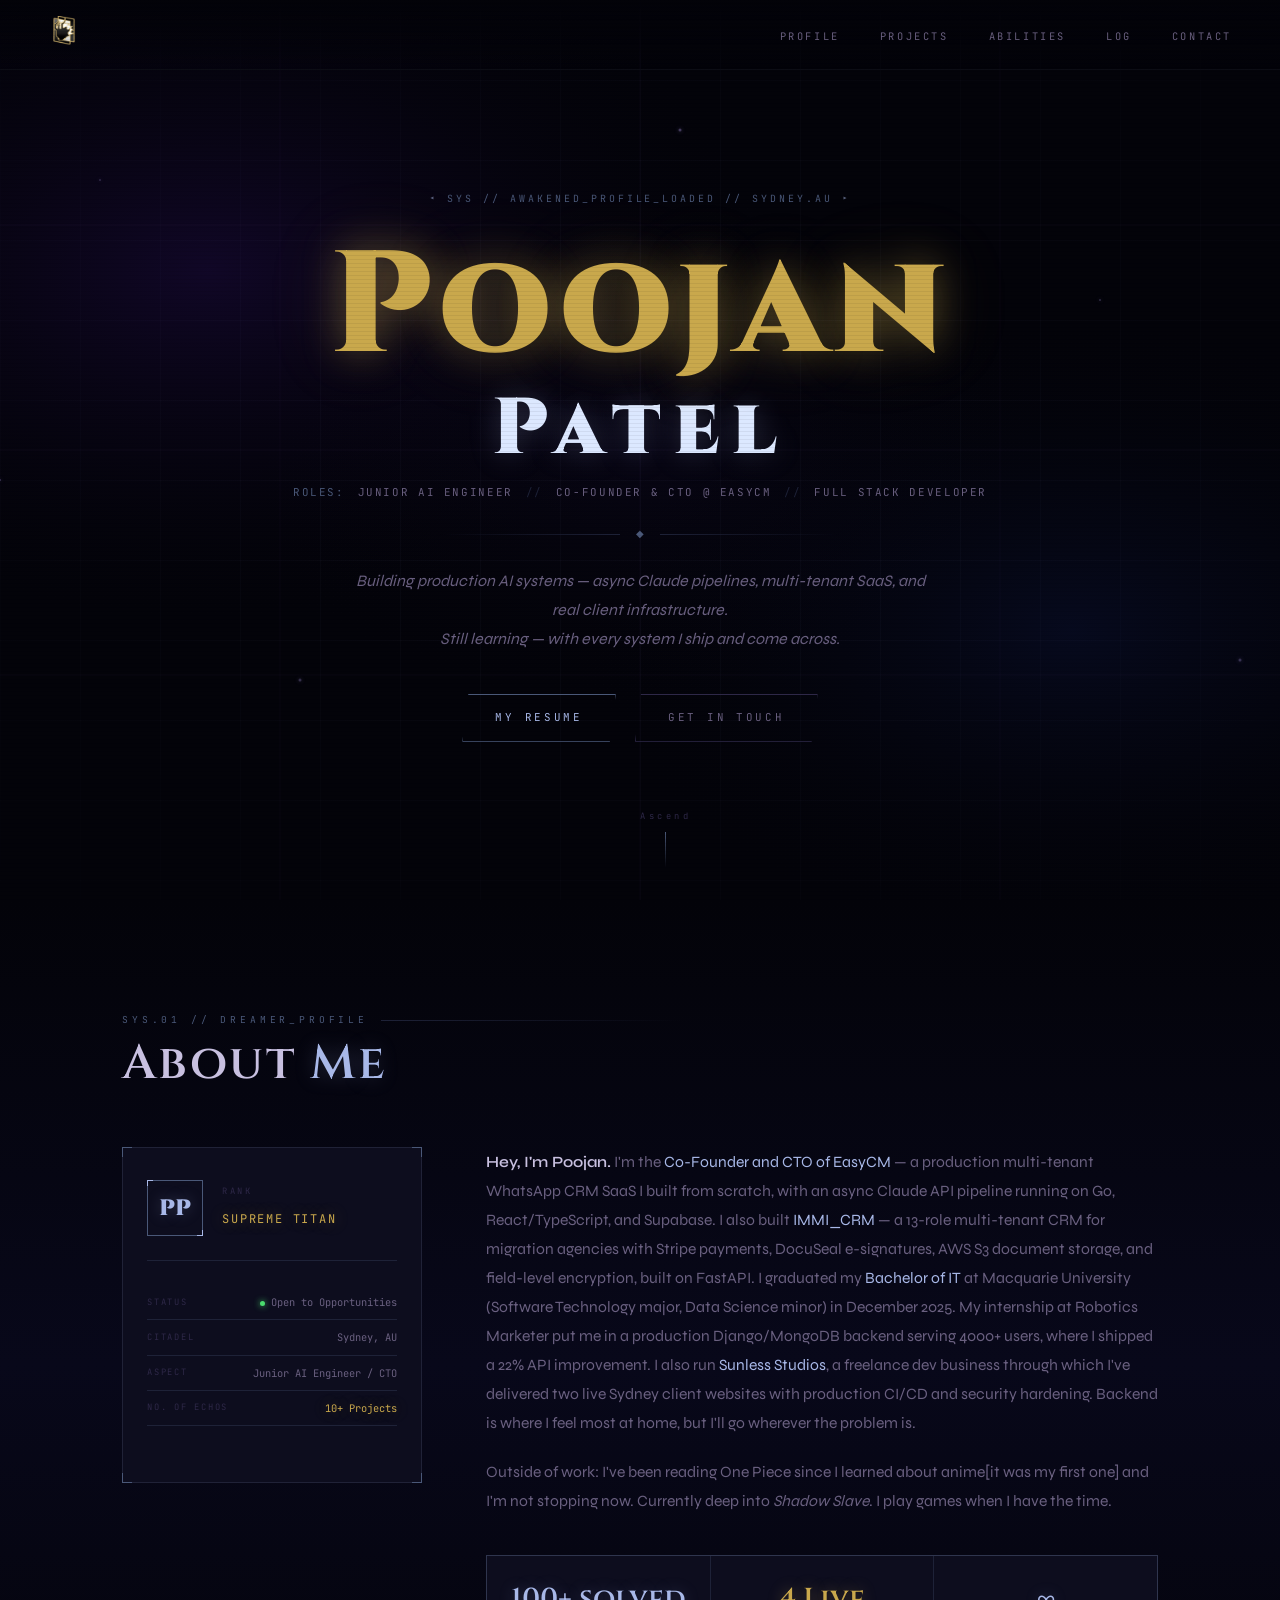
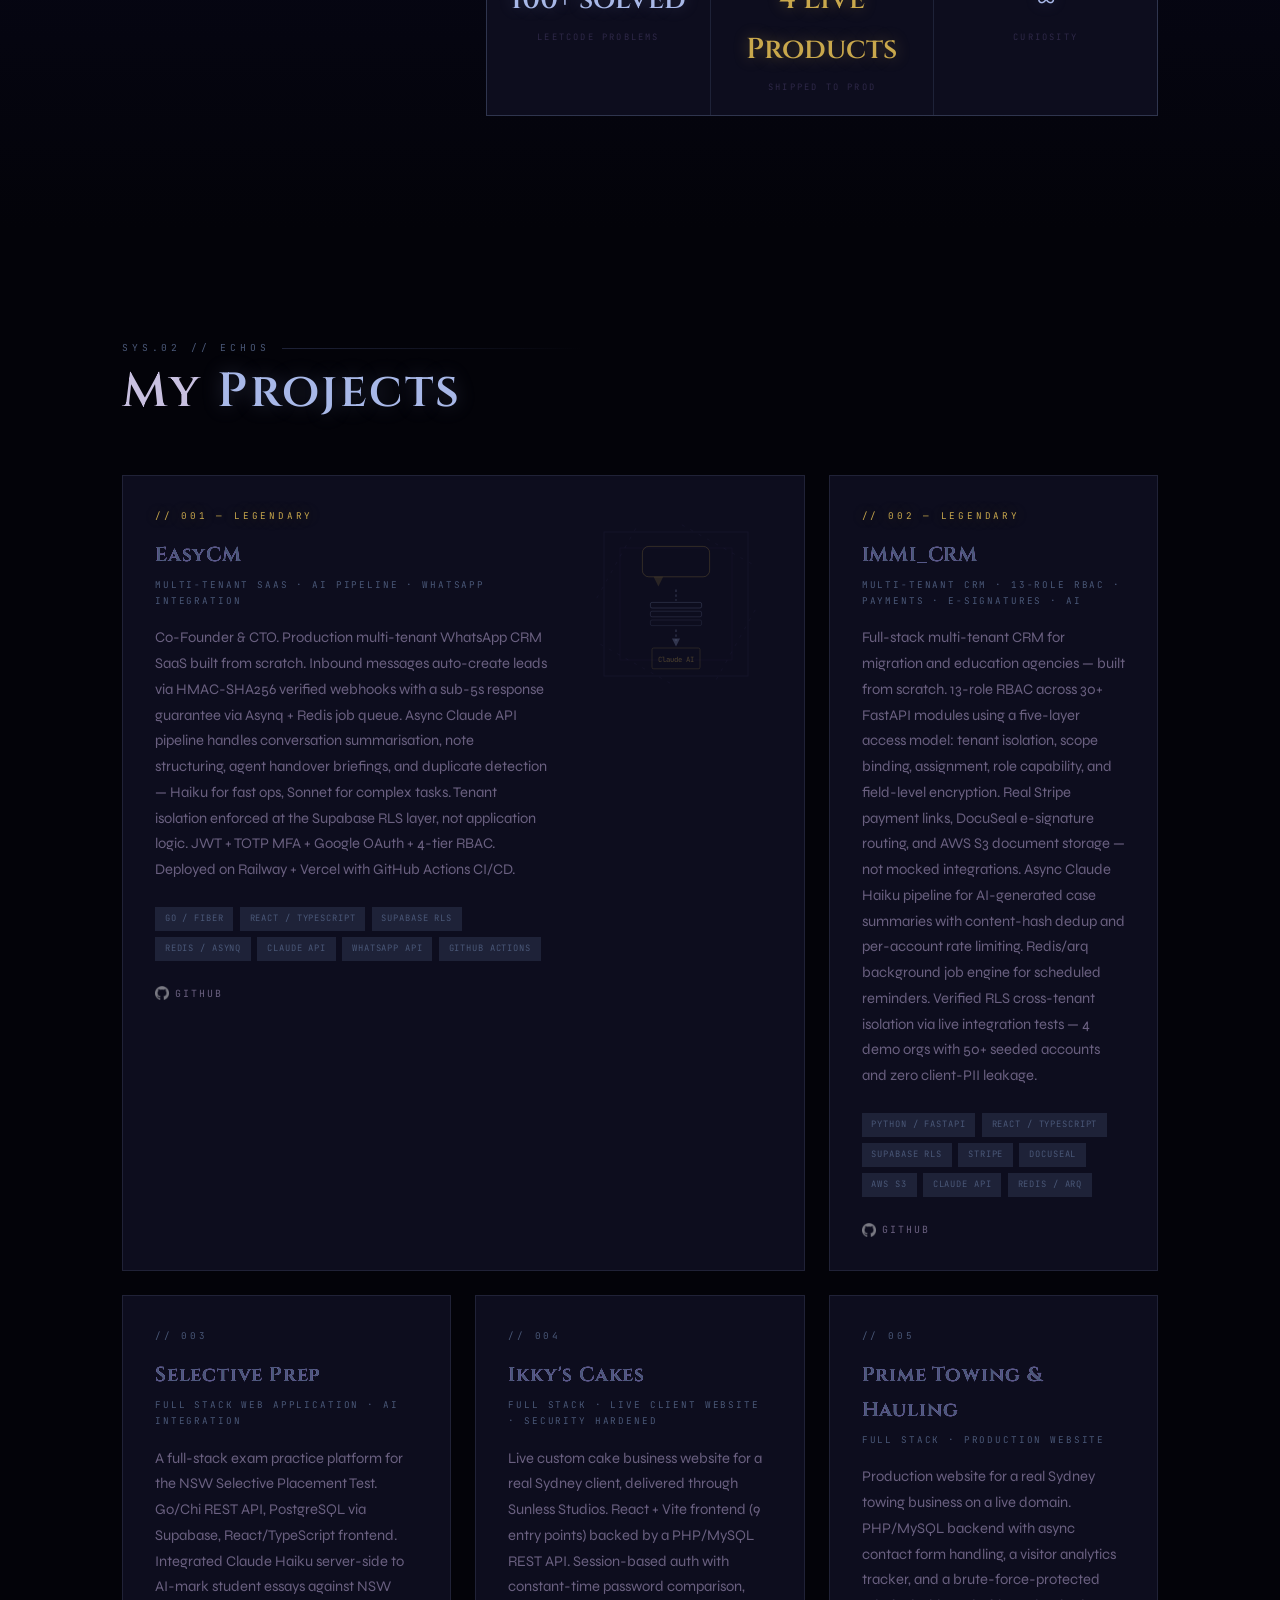
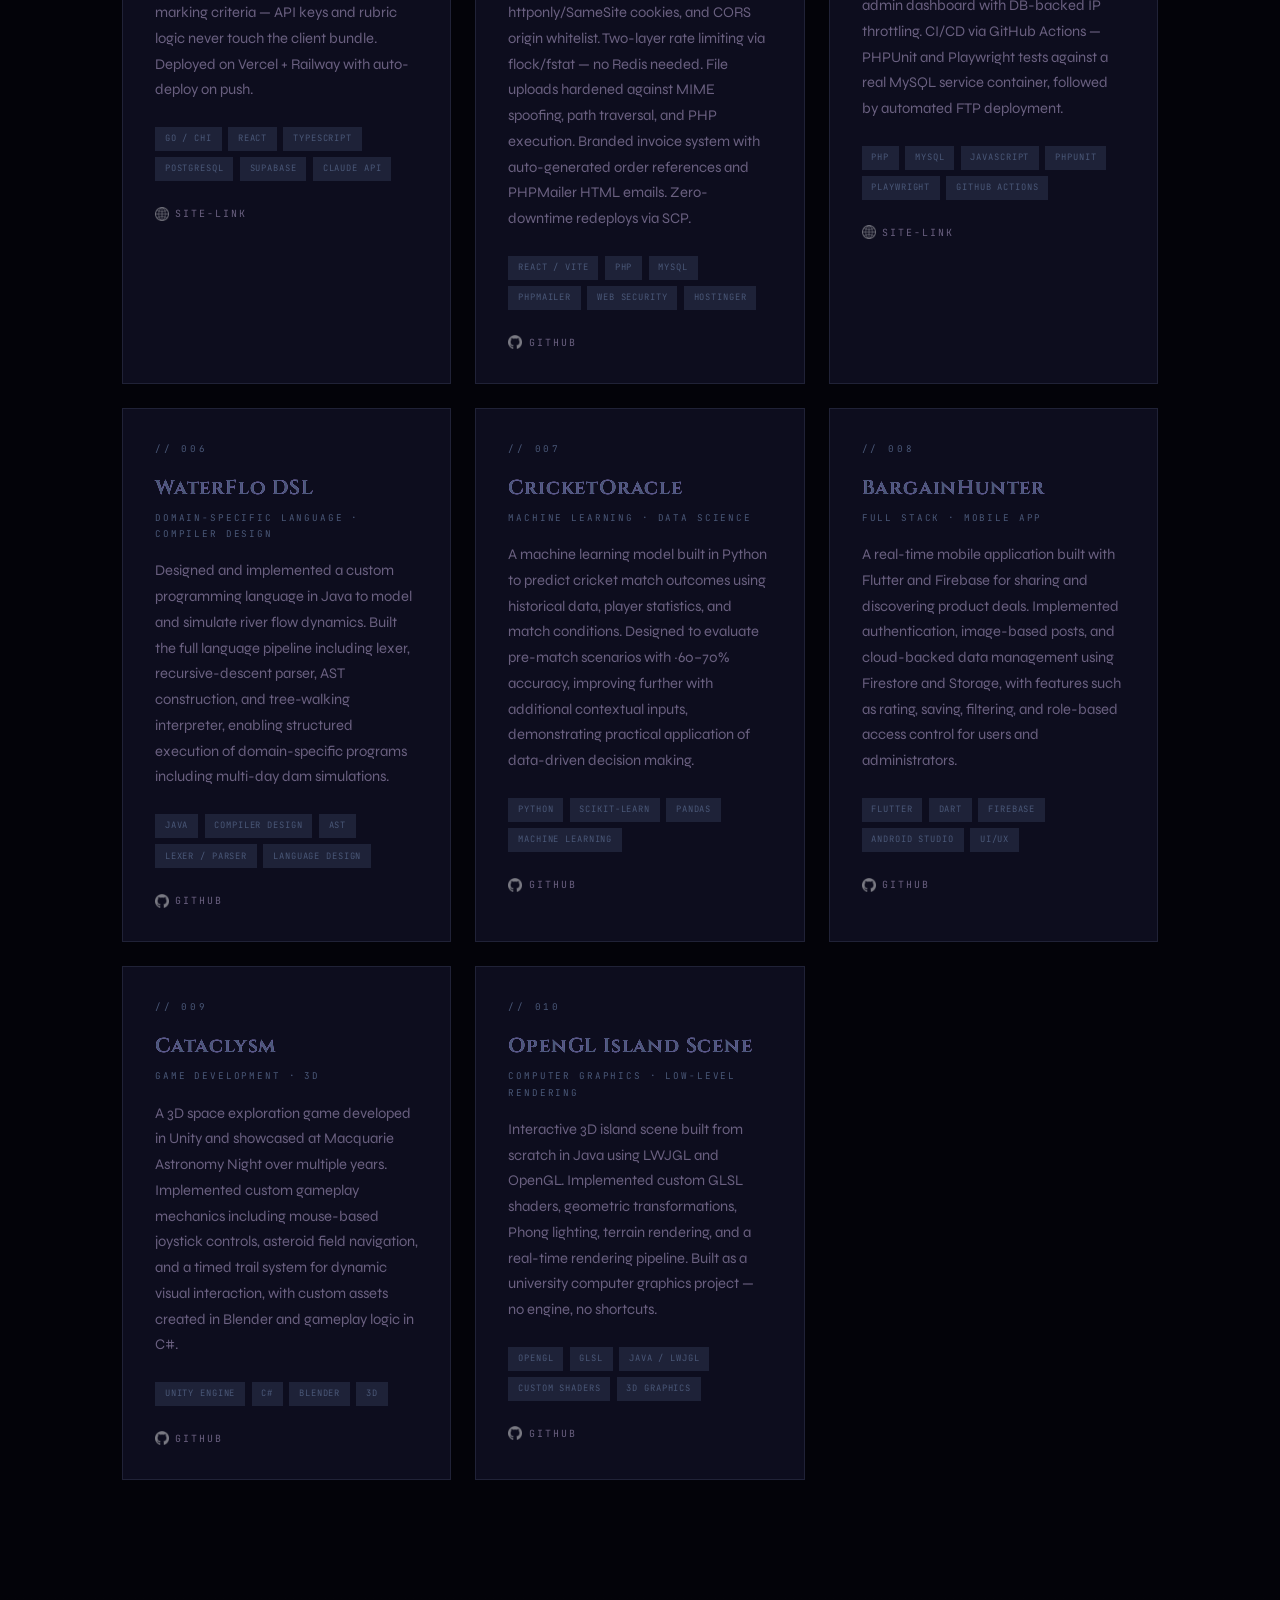
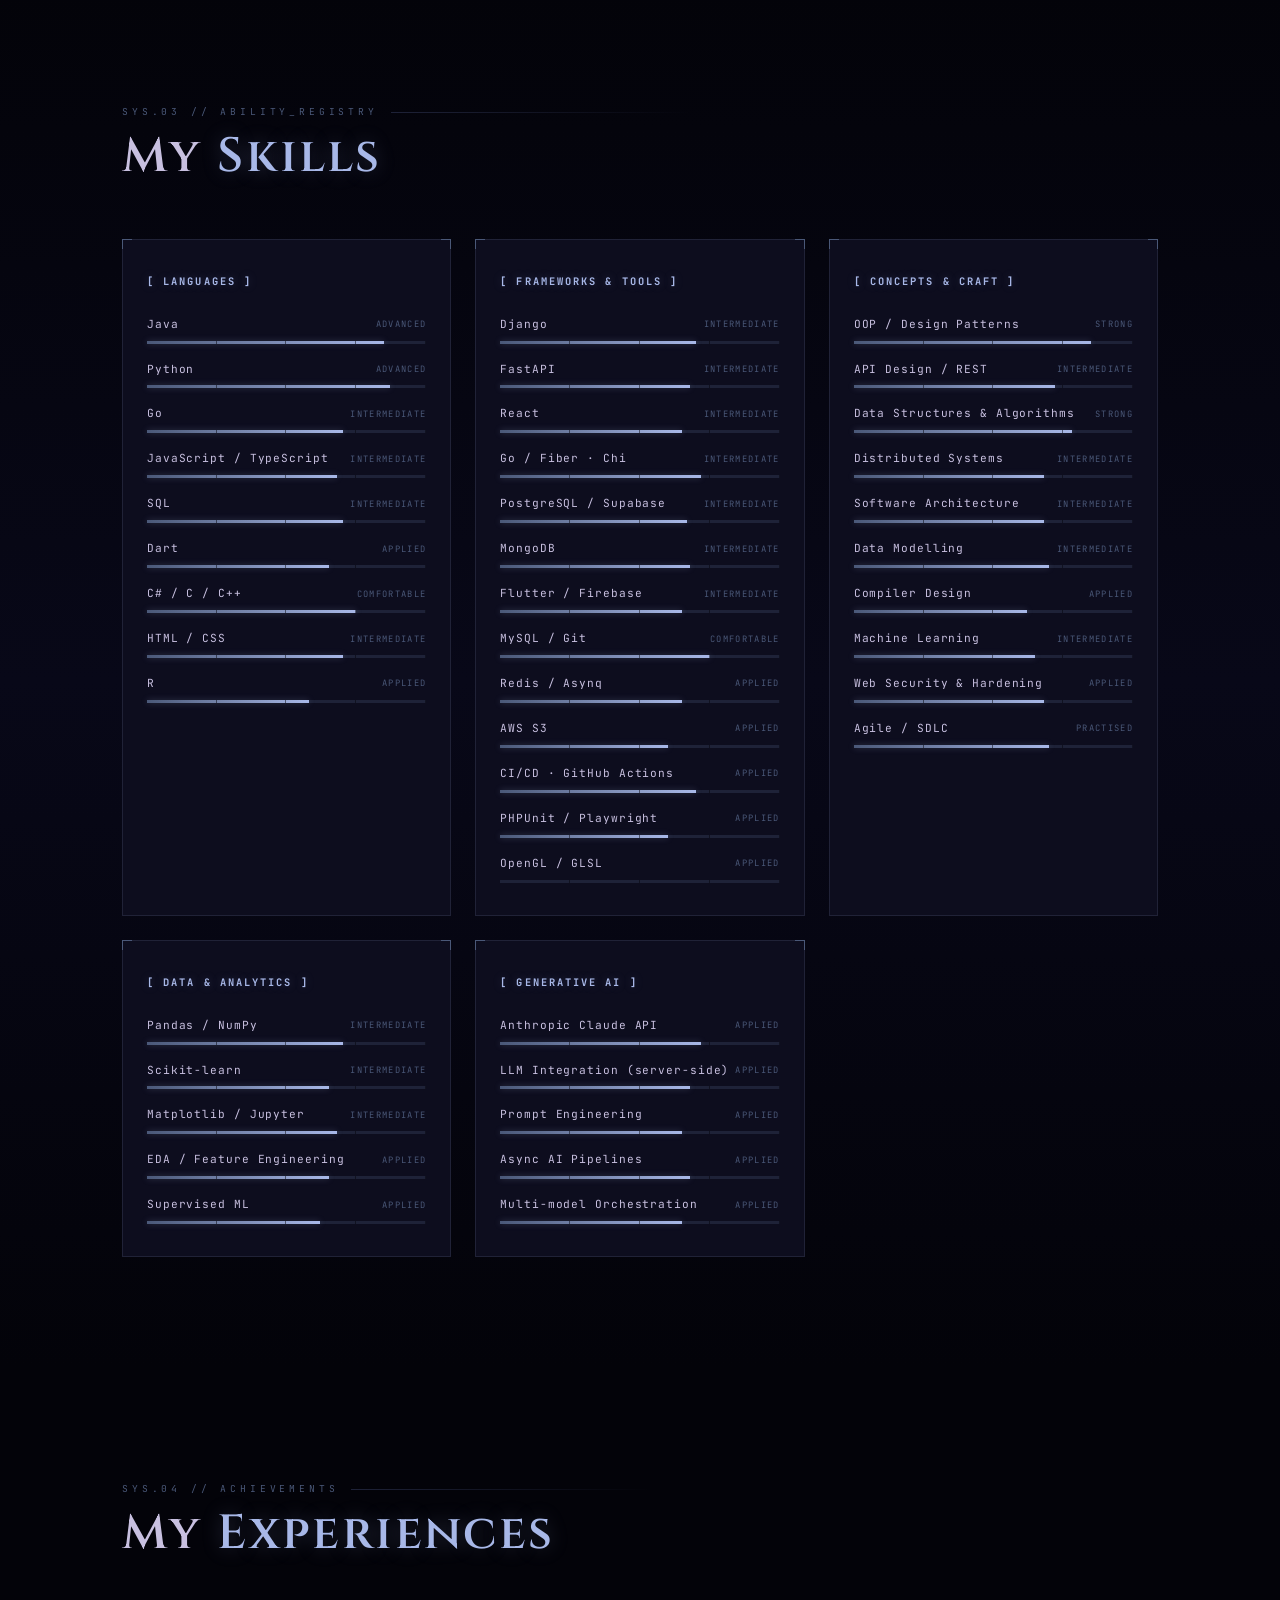
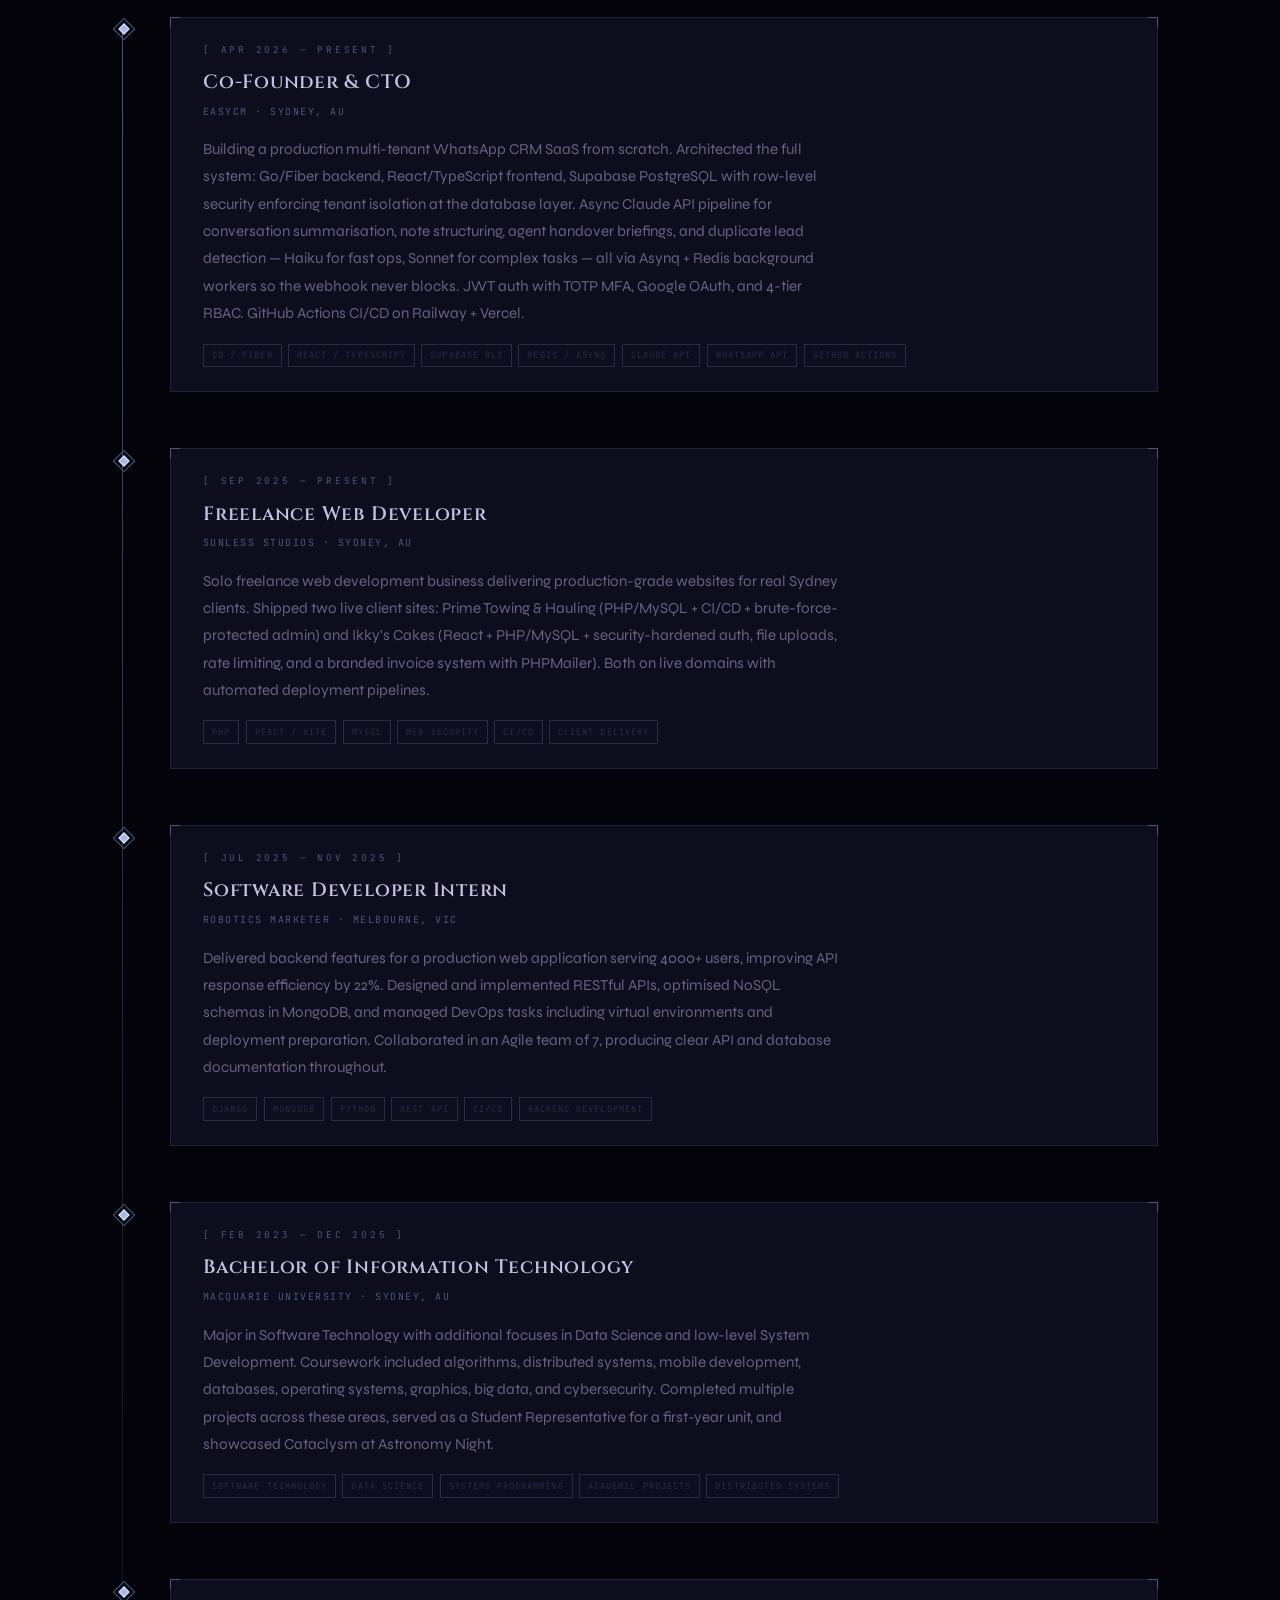
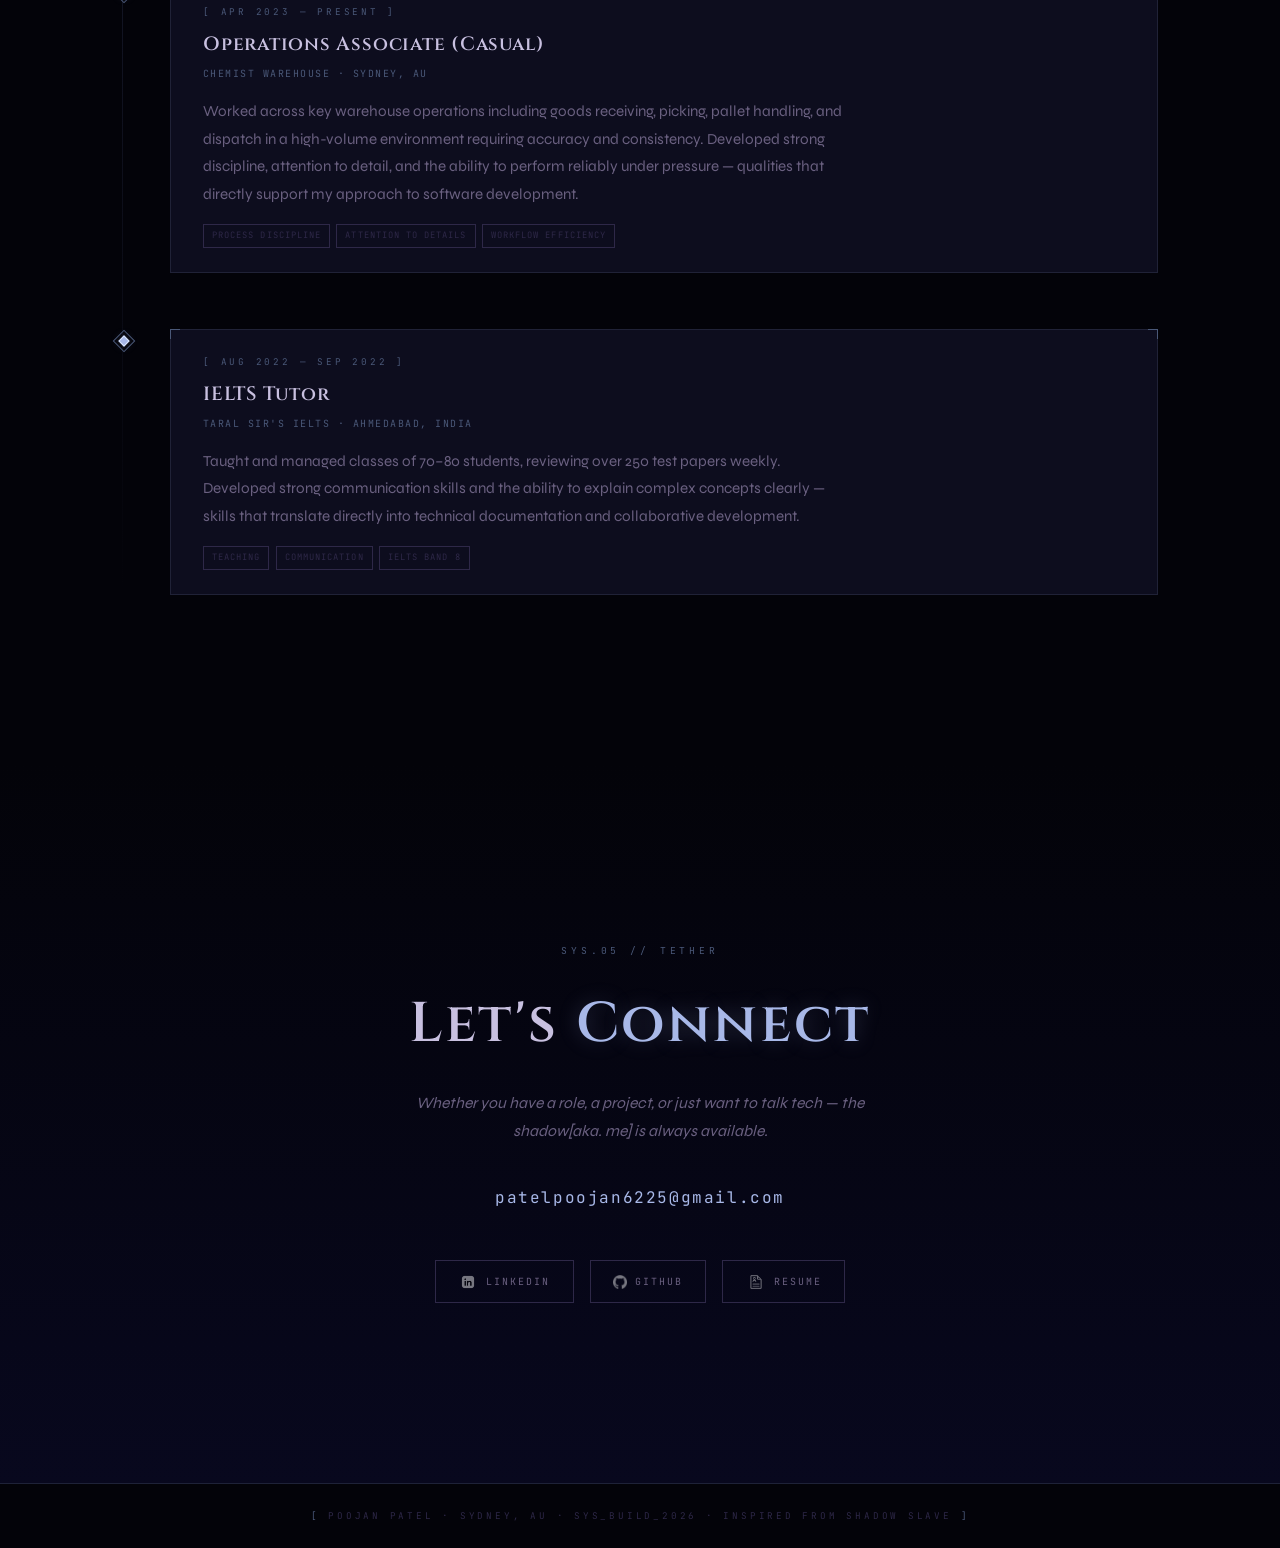
<file: index.html>
<!DOCTYPE html>
<html lang="en">
<head>
  <meta charset="UTF-8">
  <meta name="viewport" content="width=device-width, initial-scale=1.0">
  <title>Poojan Patel — Developer</title>
  <link href="https://fonts.googleapis.com/css2?family=Cinzel:wght@400;600;900&family=JetBrains+Mono:ital,wght@0,300;0,400;0,700;1,300&family=Syne:wght@400;500;600&display=swap" rel="stylesheet">
  <link rel="stylesheet" href="style.css">
</head>
<body>

  <!-- SCAN LINE OVERLAY -->
  <div class="scanlines" aria-hidden="true"></div>

  <!-- BACKGROUND -->
  <div class="void-bg" aria-hidden="true">
    <svg viewBox="0 0 1440 900" preserveAspectRatio="xMidYMid slice" xmlns="http://www.w3.org/2000/svg">
      <defs>
        <radialGradient id="pool-a" cx="20%" cy="30%" r="40%">
          <stop offset="0%" stop-color="#2a0f5e" stop-opacity="0.35"/>
          <stop offset="100%" stop-color="#030309" stop-opacity="0"/>
        </radialGradient>
        <radialGradient id="pool-b" cx="80%" cy="70%" r="35%">
          <stop offset="0%" stop-color="#0f1a4e" stop-opacity="0.3"/>
          <stop offset="100%" stop-color="#030309" stop-opacity="0"/>
        </radialGradient>
        <radialGradient id="pool-c" cx="50%" cy="50%" r="30%">
          <stop offset="0%" stop-color="#1a0f3e" stop-opacity="0.2"/>
          <stop offset="100%" stop-color="#030309" stop-opacity="0"/>
        </radialGradient>
        <filter id="particle-glow">
          <feGaussianBlur stdDeviation="2" result="blur"/>
          <feMerge><feMergeNode in="blur"/><feMergeNode in="SourceGraphic"/></feMerge>
        </filter>
      </defs>
      <rect width="1440" height="900" fill="#030309"/>
      <rect width="1440" height="900" fill="url(#pool-a)"/>
      <rect width="1440" height="900" fill="url(#pool-b)"/>
      <rect width="1440" height="900" fill="url(#pool-c)"/>
      <g stroke="rgba(140,120,220,0.04)" stroke-width="1">
        <line x1="0"    y1="225" x2="1440" y2="225"/>
        <line x1="0"    y1="450" x2="1440" y2="450"/>
        <line x1="0"    y1="675" x2="1440" y2="675"/>
        <line x1="360"  y1="0"   x2="360"  y2="900"/>
        <line x1="720"  y1="0"   x2="720"  y2="900"/>
        <line x1="1080" y1="0"   x2="1080" y2="900"/>
      </g>
      <g fill="rgba(180,160,240,0.6)" filter="url(#particle-glow)">
        <circle cx="180"  cy="180" r="1">  <animate attributeName="opacity" values="0.1;0.7;0.1" dur="4s"   repeatCount="indefinite"/></circle>
        <circle cx="760"  cy="130" r="1.5"><animate attributeName="opacity" values="0.2;1;0.2"   dur="3s"   repeatCount="indefinite" begin="0.8s"/></circle>
        <circle cx="1180" cy="300" r="1">  <animate attributeName="opacity" values="0.1;0.6;0.1" dur="5.5s" repeatCount="indefinite" begin="1.5s"/></circle>
        <circle cx="380"  cy="680" r="1.5"><animate attributeName="opacity" values="0.2;0.8;0.2" dur="3.5s" repeatCount="indefinite" begin="0.3s"/></circle>
        <circle cx="980"  cy="580" r="1">  <animate attributeName="opacity" values="0.1;0.7;0.1" dur="4.5s" repeatCount="indefinite" begin="2s"/></circle>
        <circle cx="620"  cy="420" r="2">  <animate attributeName="opacity" values="0.1;0.5;0.1" dur="6s"   repeatCount="indefinite" begin="1s"/></circle>
        <circle cx="80"   cy="480" r="1">  <animate attributeName="opacity" values="0.1;0.6;0.1" dur="7s"   repeatCount="indefinite" begin="0.5s"/></circle>
        <circle cx="1320" cy="660" r="1.5"><animate attributeName="opacity" values="0.2;0.9;0.2" dur="4s"   repeatCount="indefinite" begin="2.5s"/></circle>
      </g>
    </svg>
  </div>

  <!-- NAV -->
  <nav>
    <a href="#hero" class="nav-sigil">
      <span class="sigil-bracket"></span><img src = "images/shadow_slave_logo.png" width="30" height="30"><span class="sigil-bracket"></span>
    </a>
    <ul class="nav-links">
      <li><a href="#about"      data-index="01">Profile</a></li>
      <li><a href="#projects"   data-index="02">Projects</a></li>
      <li><a href="#skills"     data-index="03">Abilities</a></li>
      <li><a href="#experience" data-index="04">Log</a></li>
      <li><a href="#contact"    data-index="05">Contact</a></li>
    </ul>
    <button class="hamburger" aria-label="Toggle navigation" aria-expanded="false">
      <span class="ham-line"></span>
      <span class="ham-line"></span>
      <span class="ham-line"></span>
    </button>
  </nav>

  <!-- MOBILE NAV OVERLAY -->
  <div class="mobile-nav" aria-hidden="true">
    <div class="mobile-nav-void" aria-hidden="true"></div>
    <button class="mobile-nav-close" aria-label="Close navigation">
      <span class="close-line"></span>
      <span class="close-line"></span>
    </button>
    <nav class="mobile-nav-inner">
      <a href="#about"      class="mobile-nav-link" data-index="01">Profile</a>
      <a href="#projects"   class="mobile-nav-link" data-index="02">Projects</a>
      <a href="#skills"     class="mobile-nav-link" data-index="03">Abilities</a>
      <a href="#experience" class="mobile-nav-link" data-index="04">Log</a>
      <a href="#contact"    class="mobile-nav-link" data-index="05">Contact</a>
    </nav>
  </div>

  <!-- ═══════════════ HERO ═══════════════ -->
  <section id="hero">
    <div class="hero-grid-lines" aria-hidden="true"></div>

    <div class="hero-content">
      <div class="hero-sys-tag hero-animate-1">
        <span class="sys-bracket">◂</span>
        SYS // AWAKENED_PROFILE_LOADED // SYDNEY.AU
        <span class="sys-bracket">▸</span>
      </div>

      <h1 class="hero-name hero-animate-2">
        <span class="name-legendary">Poojan</span>
        <span class="name-family">Patel</span>
      </h1>

      <div class="hero-class-line hero-animate-3">
        <span class="class-tag">ROLES:</span>
        <span class="class-value">Junior AI Engineer</span>
        <span class="class-sep">//</span>
        <span class="class-value">Co-Founder &amp; CTO @ EasyCM</span>
        <span class="class-sep">//</span>
        <span class="class-value">Full Stack Developer</span>
      </div>

      <div class="hero-divider hero-animate-4" aria-hidden="true">
        <span class="divider-line"></span>
        <span class="divider-diamond">◆</span>
        <span class="divider-line"></span>
      </div>

      <p class="hero-tagline hero-animate-5">
        Building production AI systems — async Claude pipelines, multi-tenant SaaS, and real client infrastructure.
        <br>Still learning — with every system I ship and come across.
      </p>

      <div class="hero-ctas hero-animate-6">
        <a href="resume.html" class="btn-primary"><span>My Resume</span></a>
        <a href="#contact"  class="btn-secondary"><span>Get In Touch</span></a>
      </div>
    </div>

    <div class="scroll-indicator">
      <span>Ascend</span>
      <div class="scroll-line"></div>
    </div>
  </section>

  <!-- ═══════════════ ABOUT ═══════════════ -->
  <section id="about">
    <div class="section-inner">

      <div class="section-header reveal">
        <div class="sys-label">SYS.01 // DREAMER_PROFILE</div>
        <h2 class="section-title">About <span class="ice">Me</span></h2>
      </div>

      <div class="about-grid">

        <div class="about-panel reveal">
          <div class="panel-corner tl"></div>
          <div class="panel-corner tr"></div>
          <div class="panel-corner bl"></div>
          <div class="panel-corner br"></div>

          <div class="entity-id">
            <div class="entity-initials">PP</div>
            <div class="entity-rank">
              <span class="rank-label">RANK</span>
              <span class="rank-value legendary-text">SUPREME TITAN</span>
            </div>
          </div>

          <div class="entity-stats">
            <div class="entity-stat">
              <span class="estat-label">STATUS</span>
              <span class="estat-value"><span class="status-dot"></span>Open to Opportunities</span>
            </div>
            <div class="entity-stat">
              <span class="estat-label">CITADEL</span>
              <span class="estat-value">Sydney, AU</span>
            </div>
            <div class="entity-stat">
              <span class="estat-label">ASPECT</span>
              <span class="estat-value">Junior AI Engineer / CTO</span>
            </div>
            <div class="entity-stat">
              <span class="estat-label">NO. OF ECHOS</span>
              <span class="estat-value legendary-text">10+ Projects</span>
            </div>
          </div>

        </div>

        <div class="about-text">
          <p class="reveal">
            <strong>Hey, I'm Poojan.</strong> I'm the <span class="ice-text">Co-Founder and CTO of EasyCM</span> — a production multi-tenant WhatsApp CRM SaaS I built from scratch, with an async Claude API pipeline running on Go, React/TypeScript, and Supabase. I also built <span class="ice-text">IMMI_CRM</span> — a 13-role multi-tenant CRM for migration agencies with Stripe payments, DocuSeal e-signatures, AWS S3 document storage, and field-level encryption, built on FastAPI. I graduated my <span class="ice-text">Bachelor of IT</span> at Macquarie University (Software Technology major, Data Science minor) in December 2025. My internship at Robotics Marketer put me in a production Django/MongoDB backend serving 4000+ users, where I shipped a 22% API improvement. I also run <span class="ice-text">Sunless Studios</span>, a freelance dev business through which I've delivered two live Sydney client websites with production CI/CD and security hardening. Backend is where I feel most at home, but I'll go wherever the problem is.
          </p>
          <p class="reveal reveal-delay-1">
            Outside of work: I've been reading One Piece since I learned about anime[it was my first one] and I'm not stopping now. Currently deep into <em>Shadow Slave</em>. I play games when I have the time.
          </p>
          <div class="about-stats reveal reveal-delay-4">
            <div class="stat-box">
              <div class="stat-num">100+ solved</div>
              <div class="stat-label">LEETCODE PROBLEMS</div>
            </div>
            <div class="stat-box">
              <div class="stat-num legendary-text">4 Live Products</div>
              <div class="stat-label">SHIPPED TO PROD</div>
            </div>
            <div class="stat-box">
              <div class="stat-num">∞</div>
              <div class="stat-label">CURIOSITY</div>
            </div>
          </div>
        </div>
      </div>

    </div>
  </section>

  <!-- ═══════════════ PROJECTS ═══════════════ -->
  <section id="projects">
    <div class="section-inner">

      <div class="section-header reveal">
        <div class="sys-label">SYS.02 // ECHOS</div>
        <h2 class="section-title">My <span class="ice">Projects</span></h2>
      </div>

      <div class="projects-grid">

        <!-- 001 FEATURED: EasyCM -->
        <div class="project-card featured reveal">
          <div class="panel-corner tl"></div>
          <div class="panel-corner tr"></div>
          <div class="panel-corner bl"></div>
          <div class="panel-corner br"></div>
          <div class="card-scan-line"></div>
          <div class="project-body">
            <div class="project-number legendary-text">// 001 — LEGENDARY</div>
            <div class="project-name" data-text="EasyCM">EasyCM</div>
            <div class="project-type">Multi-Tenant SaaS · AI Pipeline · WhatsApp Integration</div>
            <p class="project-desc">
              Co-Founder &amp; CTO. Production multi-tenant WhatsApp CRM SaaS built from scratch. Inbound messages auto-create leads via HMAC-SHA256 verified webhooks with a sub-5s response guarantee via Asynq + Redis job queue. Async Claude API pipeline handles conversation summarisation, note structuring, agent handover briefings, and duplicate detection — Haiku for fast ops, Sonnet for complex tasks. Tenant isolation enforced at the Supabase RLS layer, not application logic. JWT + TOTP MFA + Google OAuth + 4-tier RBAC. Deployed on Railway + Vercel with GitHub Actions CI/CD.</p>
            <div class="project-stack">
              <span class="stack-tag">Go / Fiber</span>
              <span class="stack-tag">React / TypeScript</span>
              <span class="stack-tag">Supabase RLS</span>
              <span class="stack-tag">Redis / Asynq</span>
              <span class="stack-tag">Claude API</span>
              <span class="stack-tag">WhatsApp API</span>
              <span class="stack-tag">GitHub Actions</span>
            </div>
            <div class="project-links">
              <a href="https://github.com/PoojanManojkumarPatel" target="_blank" class="project-link">
                <img src="images/github.png" alt="GitHub" class="github-icon">
                GitHub
              </a>
            </div>
          </div>
          <div class="project-sigil" aria-hidden="true">
            <svg viewBox="0 0 200 200" width="160" height="160" xmlns="http://www.w3.org/2000/svg">
              <rect x="10" y="10" width="180" height="180" fill="none" stroke="rgba(140,120,220,0.12)" stroke-width="1"/>
              <rect x="30" y="30" width="140" height="140" fill="none" stroke="rgba(140,120,220,0.08)" stroke-width="1"/>
              <!-- Message bubble -->
              <rect x="58" y="28" width="84" height="38" rx="8" fill="none" stroke="rgba(201,168,76,0.35)" stroke-width="1.2"/>
              <polygon points="72,66 84,66 78,78" fill="rgba(201,168,76,0.25)"/>
              <!-- Arrow to queue -->
              <line x1="100" y1="82" x2="100" y2="96" stroke="rgba(168,184,232,0.4)" stroke-width="1.5" stroke-dasharray="3 3"/>
              <!-- Queue stack -->
              <rect x="68" y="98" width="64" height="7" rx="2" fill="none" stroke="rgba(168,184,232,0.35)" stroke-width="1"/>
              <rect x="68" y="109" width="64" height="7" rx="2" fill="none" stroke="rgba(168,184,232,0.28)" stroke-width="1"/>
              <rect x="68" y="120" width="64" height="7" rx="2" fill="none" stroke="rgba(168,184,232,0.20)" stroke-width="1"/>
              <!-- Arrow to AI worker -->
              <line x1="100" y1="132" x2="100" y2="146" stroke="rgba(168,184,232,0.4)" stroke-width="1.5" stroke-dasharray="3 3"/>
              <polygon points="100,153 95,143 105,143" fill="rgba(168,184,232,0.4)"/>
              <!-- AI worker -->
              <rect x="70" y="155" width="60" height="26" rx="2" fill="none" stroke="rgba(201,168,76,0.3)" stroke-width="1"/>
              <text x="100" y="172" text-anchor="middle" font-family="JetBrains Mono,monospace" font-size="9" fill="rgba(201,168,76,0.55)">Claude AI</text>
              <rect x="10" y="10" width="180" height="180" fill="none" stroke="rgba(140,120,220,0.2)" stroke-width="0.5" stroke-dasharray="4 8">
                <animateTransform attributeName="transform" type="rotate" from="0 100 100" to="360 100 100" dur="30s" repeatCount="indefinite"/>
              </rect>
            </svg>
          </div>
        </div>

        <!-- 002 IMMI_CRM -->
        <div class="project-card reveal reveal-delay-1">
          <div class="panel-corner tl"></div>
          <div class="panel-corner tr"></div>
          <div class="panel-corner bl"></div>
          <div class="panel-corner br"></div>
          <div class="card-scan-line"></div>
          <div class="project-number legendary-text">// 002 — LEGENDARY</div>
          <div class="project-name" data-text="IMMI_CRM">IMMI_CRM</div>
          <div class="project-type">Multi-Tenant CRM · 13-Role RBAC · Payments · E-Signatures · AI</div>
          <p class="project-desc">
            Full-stack multi-tenant CRM for migration and education agencies — built from scratch. 13-role RBAC across 30+ FastAPI modules using a five-layer access model: tenant isolation, scope binding, assignment, role capability, and field-level encryption. Real Stripe payment links, DocuSeal e-signature routing, and AWS S3 document storage — not mocked integrations. Async Claude Haiku pipeline for AI-generated case summaries with content-hash dedup and per-account rate limiting. Redis/arq background job engine for scheduled reminders. Verified RLS cross-tenant isolation via live integration tests — 4 demo orgs with 50+ seeded accounts and zero client-PII leakage.
          </p>
          <div class="project-stack">
            <span class="stack-tag">Python / FastAPI</span>
            <span class="stack-tag">React / TypeScript</span>
            <span class="stack-tag">Supabase RLS</span>
            <span class="stack-tag">Stripe</span>
            <span class="stack-tag">DocuSeal</span>
            <span class="stack-tag">AWS S3</span>
            <span class="stack-tag">Claude API</span>
            <span class="stack-tag">Redis / arq</span>
          </div>
          <div class="project-links">
            <a href="https://github.com/PoojanManojkumarPatel" target="_blank" class="project-link">
              <img src="images/github.png" alt="GitHub" class="github-icon">
              GitHub
            </a>
          </div>
        </div>

        <!-- 003 Selective Prep -->
        <div class="project-card reveal reveal-delay-1">
          <div class="panel-corner tl"></div>
          <div class="panel-corner tr"></div>
          <div class="panel-corner bl"></div>
          <div class="panel-corner br"></div>
          <div class="card-scan-line"></div>
          <div class="project-number">// 003</div>
          <div class="project-name" data-text="Selective Prep">Selective Prep</div>
          <div class="project-type">Full Stack Web Application · AI Integration</div>
          <p class="project-desc">
            A full-stack exam practice platform for the NSW Selective Placement Test. Go/Chi REST API, PostgreSQL via Supabase, React/TypeScript frontend. Integrated Claude Haiku server-side to AI-mark student essays against NSW marking criteria — API keys and rubric logic never touch the client bundle. Deployed on Vercel + Railway with auto-deploy on push.</p>
          <div class="project-stack">
            <span class="stack-tag">Go / Chi</span>
            <span class="stack-tag">React</span>
            <span class="stack-tag">TypeScript</span>
            <span class="stack-tag">PostgreSQL</span>
            <span class="stack-tag">Supabase</span>
            <span class="stack-tag">Claude API</span>
          </div>
          <div class="project-links">
            <a href="https://selective-preparation.vercel.app" target="_blank" class="project-link">
              <img src="images/site.png" alt="Site" class="github-icon">
              Site-Link
            </a>
          </div>
        </div>

        <!-- 004 Ikky's Cakes -->
        <div class="project-card reveal reveal-delay-2">
          <div class="panel-corner tl"></div>
          <div class="panel-corner tr"></div>
          <div class="panel-corner bl"></div>
          <div class="panel-corner br"></div>
          <div class="card-scan-line"></div>
          <div class="project-number">// 004</div>
          <div class="project-name" data-text="Ikky's Cakes">Ikky's Cakes</div>
          <div class="project-type">Full Stack · Live Client Website · Security Hardened</div>
          <p class="project-desc">
            Live custom cake business website for a real Sydney client, delivered through Sunless Studios. React + Vite frontend (9 entry points) backed by a PHP/MySQL REST API. Session-based auth with constant-time password comparison, httponly/SameSite cookies, and CORS origin whitelist. Two-layer rate limiting via flock/fstat — no Redis needed. File uploads hardened against MIME spoofing, path traversal, and PHP execution. Branded invoice system with auto-generated order references and PHPMailer HTML emails. Zero-downtime redeploys via SCP.
          </p>
          <div class="project-stack">
            <span class="stack-tag">React / Vite</span>
            <span class="stack-tag">PHP</span>
            <span class="stack-tag">MySQL</span>
            <span class="stack-tag">PHPMailer</span>
            <span class="stack-tag">Web Security</span>
            <span class="stack-tag">Hostinger</span>
          </div>
          <div class="project-links">
            <a href="https://github.com/PoojanManojkumarPatel" target="_blank" class="project-link">
              <img src="images/github.png" alt="GitHub" class="github-icon">
              GitHub
            </a>
          </div>
        </div>

        <!-- 005 Prime Towing & Hauling -->
        <div class="project-card reveal reveal-delay-3">
          <div class="panel-corner tl"></div>
          <div class="panel-corner tr"></div>
          <div class="panel-corner bl"></div>
          <div class="panel-corner br"></div>
          <div class="card-scan-line"></div>
          <div class="project-number">// 005</div>
          <div class="project-name" data-text="Prime Towing & Hauling">Prime Towing &amp; Hauling</div>
          <div class="project-type">Full Stack · Production Website</div>
          <p class="project-desc">
            Production website for a real Sydney towing business on a live domain. PHP/MySQL backend with async contact form handling, a visitor analytics tracker, and a brute-force-protected admin dashboard with DB-backed IP throttling. CI/CD via GitHub Actions — PHPUnit and Playwright tests against a real MySQL service container, followed by automated FTP deployment.
          </p>
          <div class="project-stack">
            <span class="stack-tag">PHP</span>
            <span class="stack-tag">MySQL</span>
            <span class="stack-tag">JavaScript</span>
            <span class="stack-tag">PHPUnit</span>
            <span class="stack-tag">Playwright</span>
            <span class="stack-tag">GitHub Actions</span>
          </div>
          <div class="project-links">
            <a href="https://primetowing.au" target="_blank" class="project-link">
              <img src="images/site.png" alt="Site" class="github-icon">
              Site-Link
            </a>
          </div>
        </div>

        <!-- 006 WaterFlo DSL -->
        <div class="project-card reveal">
          <div class="panel-corner tl"></div>
          <div class="panel-corner tr"></div>
          <div class="panel-corner bl"></div>
          <div class="panel-corner br"></div>
          <div class="card-scan-line"></div>
          <div class="project-number">// 006</div>
          <div class="project-name" data-text="WaterFlo DSL">WaterFlo DSL</div>
          <div class="project-type">Domain-Specific Language · Compiler Design</div>
          <p class="project-desc">
            Designed and implemented a custom programming language in Java to model and simulate river flow dynamics. Built the full language pipeline including lexer, recursive-descent parser, AST construction, and tree-walking interpreter, enabling structured execution of domain-specific programs including multi-day dam simulations.
          </p>
          <div class="project-stack">
            <span class="stack-tag">Java</span>
            <span class="stack-tag">Compiler Design</span>
            <span class="stack-tag">AST</span>
            <span class="stack-tag">Lexer / Parser</span>
            <span class="stack-tag">Language Design</span>
          </div>
          <div class="project-links">
            <a href="https://github.com/PoojanManojkumarPatel/WaterFlo--Domain-Specific-Language" target="_blank" class="project-link">
              <img src="images/github.png" alt="GitHub" class="github-icon">
              GitHub
            </a>
          </div>
        </div>

        <!-- 007 CricketOracle -->
        <div class="project-card reveal reveal-delay-1">
          <div class="panel-corner tl"></div>
          <div class="panel-corner tr"></div>
          <div class="panel-corner bl"></div>
          <div class="panel-corner br"></div>
          <div class="card-scan-line"></div>
          <div class="project-number">// 007</div>
          <div class="project-name" data-text="CricketOracle">CricketOracle</div>
          <div class="project-type">Machine Learning · Data Science</div>
          <p class="project-desc">
            A machine learning model built in Python to predict cricket match outcomes using historical data, player statistics, and match conditions. Designed to evaluate pre-match scenarios with ~60–70% accuracy, improving further with additional contextual inputs, demonstrating practical application of data-driven decision making.
          </p>
          <div class="project-stack">
            <span class="stack-tag">Python</span>
            <span class="stack-tag">Scikit-learn</span>
            <span class="stack-tag">Pandas</span>
            <span class="stack-tag">Machine Learning</span>
          </div>
          <div class="project-links">
            <a href="https://github.com/PoojanManojkumarPatel" target="_blank" class="project-link">
              <img src="images/github.png" alt="GitHub" class="github-icon">
              GitHub
            </a>
          </div>
        </div>

        <!-- 008 BargainHunter -->
        <div class="project-card reveal reveal-delay-2">
          <div class="panel-corner tl"></div>
          <div class="panel-corner tr"></div>
          <div class="panel-corner bl"></div>
          <div class="panel-corner br"></div>
          <div class="card-scan-line"></div>
          <div class="project-number">// 008</div>
          <div class="project-name" data-text="BargainHunter">BargainHunter</div>
          <div class="project-type">Full Stack · Mobile App</div>
          <p class="project-desc">
            A real-time mobile application built with Flutter and Firebase for sharing and discovering product deals. Implemented authentication, image-based posts, and cloud-backed data management using Firestore and Storage, with features such as rating, saving, filtering, and role-based access control for users and administrators.
          </p>
          <div class="project-stack">
            <span class="stack-tag">Flutter</span>
            <span class="stack-tag">Dart</span>
            <span class="stack-tag">Firebase</span>
            <span class="stack-tag">Android Studio</span>
            <span class="stack-tag">UI/UX</span>
          </div>
          <div class="project-links">
            <a href="https://github.com/PoojanManojkumarPatel/Bargain_Hunter_App" target="_blank" class="project-link">
              <img src="images/github.png" alt="GitHub" class="github-icon">
              GitHub
            </a>
          </div>
        </div>

        <!-- 009 Cataclysm -->
        <div class="project-card reveal reveal-delay-3">
          <div class="panel-corner tl"></div>
          <div class="panel-corner tr"></div>
          <div class="panel-corner bl"></div>
          <div class="panel-corner br"></div>
          <div class="card-scan-line"></div>
          <div class="project-number">// 009</div>
          <div class="project-name" data-text="Cataclysm">Cataclysm</div>
          <div class="project-type">Game Development · 3D</div>
          <p class="project-desc">
            A 3D space exploration game developed in Unity and showcased at Macquarie Astronomy Night over multiple years. Implemented custom gameplay mechanics including mouse-based joystick controls, asteroid field navigation, and a timed trail system for dynamic visual interaction, with custom assets created in Blender and gameplay logic in C#.
          </p>
          <div class="project-stack">
            <span class="stack-tag">Unity Engine</span>
            <span class="stack-tag">C#</span>
            <span class="stack-tag">Blender</span>
            <span class="stack-tag">3D</span>
          </div>
          <div class="project-links">
            <a href="https://github.com/PoojanManojkumarPatel/Cataclysm" target="_blank" class="project-link">
              <img src="images/github.png" alt="GitHub" class="github-icon">
              GitHub
            </a>
          </div>
        </div>

        <!-- 010 OpenGL Island Scene -->
        <div class="project-card reveal">
          <div class="panel-corner tl"></div>
          <div class="panel-corner tr"></div>
          <div class="panel-corner bl"></div>
          <div class="panel-corner br"></div>
          <div class="card-scan-line"></div>
          <div class="project-number">// 010</div>
          <div class="project-name" data-text="OpenGL Island Scene">OpenGL Island Scene</div>
          <div class="project-type">Computer Graphics · Low-Level Rendering</div>
          <p class="project-desc">
            Interactive 3D island scene built from scratch in Java using LWJGL and OpenGL. Implemented custom GLSL shaders, geometric transformations, Phong lighting, terrain rendering, and a real-time rendering pipeline. Built as a university computer graphics project — no engine, no shortcuts.
          </p>
          <div class="project-stack">
            <span class="stack-tag">OpenGL</span>
            <span class="stack-tag">GLSL</span>
            <span class="stack-tag">Java / LWJGL</span>
            <span class="stack-tag">Custom Shaders</span>
            <span class="stack-tag">3D Graphics</span>
          </div>
          <div class="project-links">
            <a href="https://github.com/PoojanManojkumarPatel/COMP3170_a3" target="_blank" class="project-link">
              <img src="images/github.png" alt="GitHub" class="github-icon">
              GitHub
            </a>
          </div>
        </div>

      </div>
    </div>
  </section>

  <!-- ═══════════════ SKILLS ═══════════════ -->
  <section id="skills">
    <div class="section-inner">

      <div class="section-header reveal">
        <div class="sys-label">SYS.03 // ABILITY_REGISTRY</div>
        <h2 class="section-title">My <span class="ice">Skills</span></h2>
      </div>

      <div class="skills-grid">

        <div class="skill-category reveal">
          <div class="panel-corner tl"></div>
          <div class="panel-corner tr"></div>
          <div class="skill-cat-title">[ LANGUAGES ]</div>
          <div class="skill-list">
            <div class="skill-item">
              <div class="skill-name-row"><span class="skill-name">Java</span><span class="skill-level">ADVANCED</span></div>
              <div class="skill-bar"><div class="skill-bar-track"></div><div class="skill-bar-fill" data-width="85"></div></div>
            </div>
            <div class="skill-item">
              <div class="skill-name-row"><span class="skill-name">Python</span><span class="skill-level">ADVANCED</span></div>
              <div class="skill-bar"><div class="skill-bar-track"></div><div class="skill-bar-fill" data-width="87"></div></div>
            </div>
            <div class="skill-item">
              <div class="skill-name-row"><span class="skill-name">Go</span><span class="skill-level">INTERMEDIATE</span></div>
              <div class="skill-bar"><div class="skill-bar-track"></div><div class="skill-bar-fill" data-width="70"></div></div>
            </div>
            <div class="skill-item">
              <div class="skill-name-row"><span class="skill-name">JavaScript / TypeScript</span><span class="skill-level">INTERMEDIATE</span></div>
              <div class="skill-bar"><div class="skill-bar-track"></div><div class="skill-bar-fill" data-width="68"></div></div>
            </div>
            <div class="skill-item">
              <div class="skill-name-row"><span class="skill-name">SQL</span><span class="skill-level">INTERMEDIATE</span></div>
              <div class="skill-bar"><div class="skill-bar-track"></div><div class="skill-bar-fill" data-width="70"></div></div>
            </div>
            <div class="skill-item">
              <div class="skill-name-row"><span class="skill-name">Dart</span><span class="skill-level">APPLIED</span></div>
              <div class="skill-bar"><div class="skill-bar-track"></div><div class="skill-bar-fill" data-width="65"></div></div>
            </div>
            <div class="skill-item">
              <div class="skill-name-row"><span class="skill-name">C# / C / C++</span><span class="skill-level">COMFORTABLE</span></div>
              <div class="skill-bar"><div class="skill-bar-track"></div><div class="skill-bar-fill" data-width="75"></div></div>
            </div>
            <div class="skill-item">
              <div class="skill-name-row"><span class="skill-name">HTML / CSS</span><span class="skill-level">INTERMEDIATE</span></div>
              <div class="skill-bar"><div class="skill-bar-track"></div><div class="skill-bar-fill" data-width="70"></div></div>
            </div>
            <div class="skill-item">
              <div class="skill-name-row"><span class="skill-name">R</span><span class="skill-level">APPLIED</span></div>
              <div class="skill-bar"><div class="skill-bar-track"></div><div class="skill-bar-fill" data-width="58"></div></div>
            </div>
          </div>
        </div>

        <div class="skill-category reveal reveal-delay-1">
          <div class="panel-corner tl"></div>
          <div class="panel-corner tr"></div>
          <div class="skill-cat-title">[ FRAMEWORKS & TOOLS ]</div>
          <div class="skill-list">
            <div class="skill-item">
              <div class="skill-name-row"><span class="skill-name">Django</span><span class="skill-level">INTERMEDIATE</span></div>
              <div class="skill-bar"><div class="skill-bar-track"></div><div class="skill-bar-fill" data-width="70"></div></div>
            </div>
            <div class="skill-item">
              <div class="skill-name-row"><span class="skill-name">FastAPI</span><span class="skill-level">INTERMEDIATE</span></div>
              <div class="skill-bar"><div class="skill-bar-track"></div><div class="skill-bar-fill" data-width="68"></div></div>
            </div>
            <div class="skill-item">
              <div class="skill-name-row"><span class="skill-name">React</span><span class="skill-level">INTERMEDIATE</span></div>
              <div class="skill-bar"><div class="skill-bar-track"></div><div class="skill-bar-fill" data-width="65"></div></div>
            </div>
            <div class="skill-item">
              <div class="skill-name-row"><span class="skill-name">Go / Fiber · Chi</span><span class="skill-level">INTERMEDIATE</span></div>
              <div class="skill-bar"><div class="skill-bar-track"></div><div class="skill-bar-fill" data-width="72"></div></div>
            </div>
            <div class="skill-item">
              <div class="skill-name-row"><span class="skill-name">PostgreSQL / Supabase</span><span class="skill-level">INTERMEDIATE</span></div>
              <div class="skill-bar"><div class="skill-bar-track"></div><div class="skill-bar-fill" data-width="67"></div></div>
            </div>
            <div class="skill-item">
              <div class="skill-name-row"><span class="skill-name">MongoDB</span><span class="skill-level">INTERMEDIATE</span></div>
              <div class="skill-bar"><div class="skill-bar-track"></div><div class="skill-bar-fill" data-width="68"></div></div>
            </div>
            <div class="skill-item">
              <div class="skill-name-row"><span class="skill-name">Flutter / Firebase</span><span class="skill-level">INTERMEDIATE</span></div>
              <div class="skill-bar"><div class="skill-bar-track"></div><div class="skill-bar-fill" data-width="65"></div></div>
            </div>
            <div class="skill-item">
              <div class="skill-name-row"><span class="skill-name">MySQL / Git</span><span class="skill-level">COMFORTABLE</span></div>
              <div class="skill-bar"><div class="skill-bar-track"></div><div class="skill-bar-fill" data-width="75"></div></div>
            </div>
            <div class="skill-item">
              <div class="skill-name-row"><span class="skill-name">Redis / Asynq</span><span class="skill-level">APPLIED</span></div>
              <div class="skill-bar"><div class="skill-bar-track"></div><div class="skill-bar-fill" data-width="65"></div></div>
            </div>
            <div class="skill-item">
              <div class="skill-name-row"><span class="skill-name">AWS S3</span><span class="skill-level">APPLIED</span></div>
              <div class="skill-bar"><div class="skill-bar-track"></div><div class="skill-bar-fill" data-width="60"></div></div>
            </div>
            <div class="skill-item">
              <div class="skill-name-row"><span class="skill-name">CI/CD · GitHub Actions</span><span class="skill-level">APPLIED</span></div>
              <div class="skill-bar"><div class="skill-bar-track"></div><div class="skill-bar-fill" data-width="70"></div></div>
            </div>
            <div class="skill-item">
              <div class="skill-name-row"><span class="skill-name">PHPUnit / Playwright</span><span class="skill-level">APPLIED</span></div>
              <div class="skill-bar"><div class="skill-bar-track"></div><div class="skill-bar-fill" data-width="60"></div></div>
            </div>
            <div class="skill-item">
              <div class="skill-name-row"><span class="skill-name">OpenGL / GLSL</span><span class="skill-level">APPLIED</span></div>
              <div class="skill-bar"><div class="skill-bar-track"></div><div class="skill-bar-fill" data-width="60"></div></div>
            </div>
          </div>
        </div>

        <div class="skill-category reveal reveal-delay-2">
          <div class="panel-corner tl"></div>
          <div class="panel-corner tr"></div>
          <div class="skill-cat-title">[ CONCEPTS & CRAFT ]</div>
          <div class="skill-list">
            <div class="skill-item">
              <div class="skill-name-row"><span class="skill-name">OOP / Design Patterns</span><span class="skill-level">STRONG</span></div>
              <div class="skill-bar"><div class="skill-bar-track"></div><div class="skill-bar-fill" data-width="85"></div></div>
            </div>
            <div class="skill-item">
              <div class="skill-name-row"><span class="skill-name">API Design / REST</span><span class="skill-level">INTERMEDIATE</span></div>
              <div class="skill-bar"><div class="skill-bar-track"></div><div class="skill-bar-fill" data-width="72"></div></div>
            </div>
            <div class="skill-item">
              <div class="skill-name-row"><span class="skill-name">Data Structures & Algorithms</span><span class="skill-level">STRONG</span></div>
              <div class="skill-bar"><div class="skill-bar-track"></div><div class="skill-bar-fill" data-width="78"></div></div>
            </div>
            <div class="skill-item">
              <div class="skill-name-row"><span class="skill-name">Distributed Systems</span><span class="skill-level">INTERMEDIATE</span></div>
              <div class="skill-bar"><div class="skill-bar-track"></div><div class="skill-bar-fill" data-width="68"></div></div>
            </div>
            <div class="skill-item">
              <div class="skill-name-row"><span class="skill-name">Software Architecture</span><span class="skill-level">INTERMEDIATE</span></div>
              <div class="skill-bar"><div class="skill-bar-track"></div><div class="skill-bar-fill" data-width="68"></div></div>
            </div>
            <div class="skill-item">
              <div class="skill-name-row"><span class="skill-name">Data Modelling</span><span class="skill-level">INTERMEDIATE</span></div>
              <div class="skill-bar"><div class="skill-bar-track"></div><div class="skill-bar-fill" data-width="70"></div></div>
            </div>
            <div class="skill-item">
              <div class="skill-name-row"><span class="skill-name">Compiler Design</span><span class="skill-level">APPLIED</span></div>
              <div class="skill-bar"><div class="skill-bar-track"></div><div class="skill-bar-fill" data-width="62"></div></div>
            </div>
            <div class="skill-item">
              <div class="skill-name-row"><span class="skill-name">Machine Learning</span><span class="skill-level">INTERMEDIATE</span></div>
              <div class="skill-bar"><div class="skill-bar-track"></div><div class="skill-bar-fill" data-width="65"></div></div>
            </div>
            <div class="skill-item">
              <div class="skill-name-row"><span class="skill-name">Web Security &amp; Hardening</span><span class="skill-level">APPLIED</span></div>
              <div class="skill-bar"><div class="skill-bar-track"></div><div class="skill-bar-fill" data-width="68"></div></div>
            </div>
            <div class="skill-item">
              <div class="skill-name-row"><span class="skill-name">Agile / SDLC</span><span class="skill-level">PRACTISED</span></div>
              <div class="skill-bar"><div class="skill-bar-track"></div><div class="skill-bar-fill" data-width="70"></div></div>
            </div>
          </div>
        </div>

        <div class="skill-category reveal reveal-delay-3">
          <div class="panel-corner tl"></div>
          <div class="panel-corner tr"></div>
          <div class="skill-cat-title">[ DATA & ANALYTICS ]</div>
          <div class="skill-list">
            <div class="skill-item">
              <div class="skill-name-row"><span class="skill-name">Pandas / NumPy</span><span class="skill-level">INTERMEDIATE</span></div>
              <div class="skill-bar"><div class="skill-bar-track"></div><div class="skill-bar-fill" data-width="70"></div></div>
            </div>
            <div class="skill-item">
              <div class="skill-name-row"><span class="skill-name">Scikit-learn</span><span class="skill-level">INTERMEDIATE</span></div>
              <div class="skill-bar"><div class="skill-bar-track"></div><div class="skill-bar-fill" data-width="65"></div></div>
            </div>
            <div class="skill-item">
              <div class="skill-name-row"><span class="skill-name">Matplotlib / Jupyter</span><span class="skill-level">INTERMEDIATE</span></div>
              <div class="skill-bar"><div class="skill-bar-track"></div><div class="skill-bar-fill" data-width="68"></div></div>
            </div>
            <div class="skill-item">
              <div class="skill-name-row"><span class="skill-name">EDA / Feature Engineering</span><span class="skill-level">APPLIED</span></div>
              <div class="skill-bar"><div class="skill-bar-track"></div><div class="skill-bar-fill" data-width="65"></div></div>
            </div>
            <div class="skill-item">
              <div class="skill-name-row"><span class="skill-name">Supervised ML</span><span class="skill-level">APPLIED</span></div>
              <div class="skill-bar"><div class="skill-bar-track"></div><div class="skill-bar-fill" data-width="62"></div></div>
            </div>
          </div>
        </div>

        <div class="skill-category reveal">
          <div class="panel-corner tl"></div>
          <div class="panel-corner tr"></div>
          <div class="skill-cat-title">[ GENERATIVE AI ]</div>
          <div class="skill-list">
            <div class="skill-item">
              <div class="skill-name-row"><span class="skill-name">Anthropic Claude API</span><span class="skill-level">APPLIED</span></div>
              <div class="skill-bar"><div class="skill-bar-track"></div><div class="skill-bar-fill" data-width="72"></div></div>
            </div>
            <div class="skill-item">
              <div class="skill-name-row"><span class="skill-name">LLM Integration (server-side)</span><span class="skill-level">APPLIED</span></div>
              <div class="skill-bar"><div class="skill-bar-track"></div><div class="skill-bar-fill" data-width="68"></div></div>
            </div>
            <div class="skill-item">
              <div class="skill-name-row"><span class="skill-name">Prompt Engineering</span><span class="skill-level">APPLIED</span></div>
              <div class="skill-bar"><div class="skill-bar-track"></div><div class="skill-bar-fill" data-width="65"></div></div>
            </div>
            <div class="skill-item">
              <div class="skill-name-row"><span class="skill-name">Async AI Pipelines</span><span class="skill-level">APPLIED</span></div>
              <div class="skill-bar"><div class="skill-bar-track"></div><div class="skill-bar-fill" data-width="68"></div></div>
            </div>
            <div class="skill-item">
              <div class="skill-name-row"><span class="skill-name">Multi-model Orchestration</span><span class="skill-level">APPLIED</span></div>
              <div class="skill-bar"><div class="skill-bar-track"></div><div class="skill-bar-fill" data-width="65"></div></div>
            </div>
          </div>
        </div>

      </div>
    </div>
  </section>

  <!-- ═══════════════ EXPERIENCE ═══════════════ -->
  <section id="experience">
    <div class="section-inner">

      <div class="section-header reveal">
        <div class="sys-label">SYS.04 // Achievements</div>
        <h2 class="section-title">My <span class="ice">Experiences</span></h2>
      </div>

      <div class="timeline">

        <!-- EasyCM -->
        <div class="timeline-item reveal">
          <div class="timeline-node">
            <div class="node-dot"></div>
            <div class="node-pulse"></div>
          </div>
          <div class="timeline-content">
            <div class="panel-corner tl"></div>
            <div class="panel-corner tr"></div>
            <div class="timeline-date">[ APR 2026 — PRESENT ]</div>
            <div class="timeline-role">Co-Founder &amp; CTO</div>
            <div class="timeline-org">EasyCM · Sydney, AU</div>
            <p class="timeline-desc">
              Building a production multi-tenant WhatsApp CRM SaaS from scratch. Architected the full system: Go/Fiber backend, React/TypeScript frontend, Supabase PostgreSQL with row-level security enforcing tenant isolation at the database layer. Async Claude API pipeline for conversation summarisation, note structuring, agent handover briefings, and duplicate lead detection — Haiku for fast ops, Sonnet for complex tasks — all via Asynq + Redis background workers so the webhook never blocks. JWT auth with TOTP MFA, Google OAuth, and 4-tier RBAC. GitHub Actions CI/CD on Railway + Vercel.
            </p>
            <div class="timeline-tags">
              <span class="ttag">Go / Fiber</span>
              <span class="ttag">React / TypeScript</span>
              <span class="ttag">Supabase RLS</span>
              <span class="ttag">Redis / Asynq</span>
              <span class="ttag">Claude API</span>
              <span class="ttag">WhatsApp API</span>
              <span class="ttag">GitHub Actions</span>
            </div>
          </div>
        </div>

        <!-- Sunless Studios -->
        <div class="timeline-item reveal reveal-delay-1">
          <div class="timeline-node">
            <div class="node-dot"></div>
            <div class="node-pulse"></div>
          </div>
          <div class="timeline-content">
            <div class="panel-corner tl"></div>
            <div class="panel-corner tr"></div>
            <div class="timeline-date">[ SEP 2025 — PRESENT ]</div>
            <div class="timeline-role">Freelance Web Developer</div>
            <div class="timeline-org">Sunless Studios · Sydney, AU</div>
            <p class="timeline-desc">
              Solo freelance web development business delivering production-grade websites for real Sydney clients. Shipped two live client sites: Prime Towing &amp; Hauling (PHP/MySQL + CI/CD + brute-force-protected admin) and Ikky's Cakes (React + PHP/MySQL + security-hardened auth, file uploads, rate limiting, and a branded invoice system with PHPMailer). Both on live domains with automated deployment pipelines.
            </p>
            <div class="timeline-tags">
              <span class="ttag">PHP</span>
              <span class="ttag">React / Vite</span>
              <span class="ttag">MySQL</span>
              <span class="ttag">Web Security</span>
              <span class="ttag">CI/CD</span>
              <span class="ttag">Client Delivery</span>
            </div>
          </div>
        </div>

        <!-- Robotics Marketer -->
        <div class="timeline-item reveal">
          <div class="timeline-node">
            <div class="node-dot"></div>
            <div class="node-pulse"></div>
          </div>
          <div class="timeline-content">
            <div class="panel-corner tl"></div>
            <div class="panel-corner tr"></div>
            <div class="timeline-date">[ JUL 2025 — NOV 2025 ]</div>
            <div class="timeline-role">Software Developer Intern</div>
            <div class="timeline-org">Robotics Marketer · Melbourne, VIC</div>
            <p class="timeline-desc">
              Delivered backend features for a production web application serving 4000+ users, improving API response efficiency by 22%. Designed and implemented RESTful APIs, optimised NoSQL schemas in MongoDB, and managed DevOps tasks including virtual environments and deployment preparation. Collaborated in an Agile team of 7, producing clear API and database documentation throughout.
            </p>
            <div class="timeline-tags">
              <span class="ttag">Django</span>
              <span class="ttag">MongoDB</span>
              <span class="ttag">Python</span>
              <span class="ttag">REST API</span>
              <span class="ttag">CI/CD</span>
              <span class="ttag">Backend Development</span>
            </div>
          </div>
        </div>

        <!-- Macquarie -->
        <div class="timeline-item reveal reveal-delay-1">
          <div class="timeline-node">
            <div class="node-dot"></div>
            <div class="node-pulse"></div>
          </div>
          <div class="timeline-content">
            <div class="panel-corner tl"></div>
            <div class="panel-corner tr"></div>
            <div class="timeline-date">[ FEB 2023 — DEC 2025 ]</div>
            <div class="timeline-role">Bachelor of Information Technology</div>
            <div class="timeline-org">Macquarie University · Sydney, AU</div>
            <p class="timeline-desc">
                Major in Software Technology with additional focuses in Data Science and low-level System Development. Coursework included algorithms, distributed systems, mobile development, databases, operating systems, graphics, big data, and cybersecurity. Completed multiple projects across these areas, served as a Student Representative for a first-year unit, and showcased Cataclysm at Astronomy Night.
              </p>
            <div class="timeline-tags">
              <span class="ttag">Software Technology</span>
              <span class="ttag">Data Science</span>
              <span class="ttag">Systems Programming</span>
              <span class="ttag">Academic Projects</span>
              <span class="ttag">Distributed systems</span>
            </div>
          </div>
        </div>

        <!-- Chemist Warehouse -->
        <div class="timeline-item reveal reveal-delay-2">
          <div class="timeline-node">
            <div class="node-dot"></div>
            <div class="node-pulse"></div>
          </div>
          <div class="timeline-content">
            <div class="panel-corner tl"></div>
            <div class="panel-corner tr"></div>
            <div class="timeline-date">[ APR 2023 — PRESENT ]</div>
            <div class="timeline-role">Operations Associate (Casual)</div>
            <div class="timeline-org">Chemist Warehouse · Sydney, AU</div>
            <p class="timeline-desc">
               Worked across key warehouse operations including goods receiving, picking, pallet handling, and dispatch in a high-volume environment requiring accuracy and consistency. Developed strong discipline, attention to detail, and the ability to perform reliably under pressure — qualities that directly support my approach to software development.
            </p>
            <div class="timeline-tags">
              <span class="ttag">Process Discipline</span>
              <span class="ttag">Attention to details</span>
              <span class="ttag">Workflow efficiency</span>
            </div>
          </div>
        </div>

        <!-- IELTS Tutor -->
        <div class="timeline-item reveal reveal-delay-3">
          <div class="timeline-node">
            <div class="node-dot"></div>
            <div class="node-pulse"></div>
          </div>
          <div class="timeline-content">
            <div class="panel-corner tl"></div>
            <div class="panel-corner tr"></div>
            <div class="timeline-date">[ AUG 2022 — SEP 2022 ]</div>
            <div class="timeline-role">IELTS Tutor</div>
            <div class="timeline-org">Taral Sir's IELTS · Ahmedabad, India</div>
            <p class="timeline-desc">
             Taught and managed classes of 70–80 students, reviewing over 250 test papers weekly. Developed strong communication skills and the ability to explain complex concepts clearly — skills that translate directly into technical documentation and collaborative development.
            </p>
            <div class="timeline-tags">
              <span class="ttag">Teaching</span>
              <span class="ttag">Communication</span>
              <span class="ttag">IELTS Band 8</span>
            </div>
          </div>
        </div>

      </div>
    </div>
  </section>

  <!-- ═══════════════ CONTACT ═══════════════ -->
  <section id="contact">
    <div class="contact-inner">

      <div class="sys-label contact-sys-label reveal">SYS.05 // TETHER</div>

      <h2 class="contact-heading reveal">
        Let's <span class="ice">Connect</span>
      </h2>

      <p class="contact-sub reveal">
        Whether you have a role, a project, or just want to talk tech — the shadow[aka. me] is always available.
      </p>

      <a href="mailto:patelpoojan6225@gmail.com" class="contact-email reveal">patelpoojan6225@gmail.com</a>

      <div class="contact-links reveal">
        <a href="https://www.linkedin.com/in/poojanmpatel" target="_blank" class="contact-link">
          <img src="images/linkedin.png" alt="LinkedIn" class="linkedin-icon">
          LinkedIn
        </a>
        <a href="https://github.com/PoojanManojkumarPatel" target="_blank" class="contact-link">
          <img src="images/github.png" alt="GitHub" class="github-icon">
          GitHub
        </a>
        <a href="resume.html" class="contact-link">
          <img src="images/resume.png" alt="Resume" class="linkedin-icon">
          Resume
        </a>
      </div>

    </div>
  </section>

  <!-- FOOTER -->
  <footer>
    <p>
      <span class="footer-bracket">[ </span>
      Poojan Patel · Sydney, AU · SYS_BUILD_2026 · Inspired from Shadow Slave
      <span class="footer-bracket"> ]</span>
    </p>
  </footer>

  <script src="main.js"></script>
</body>
</html>
</file>
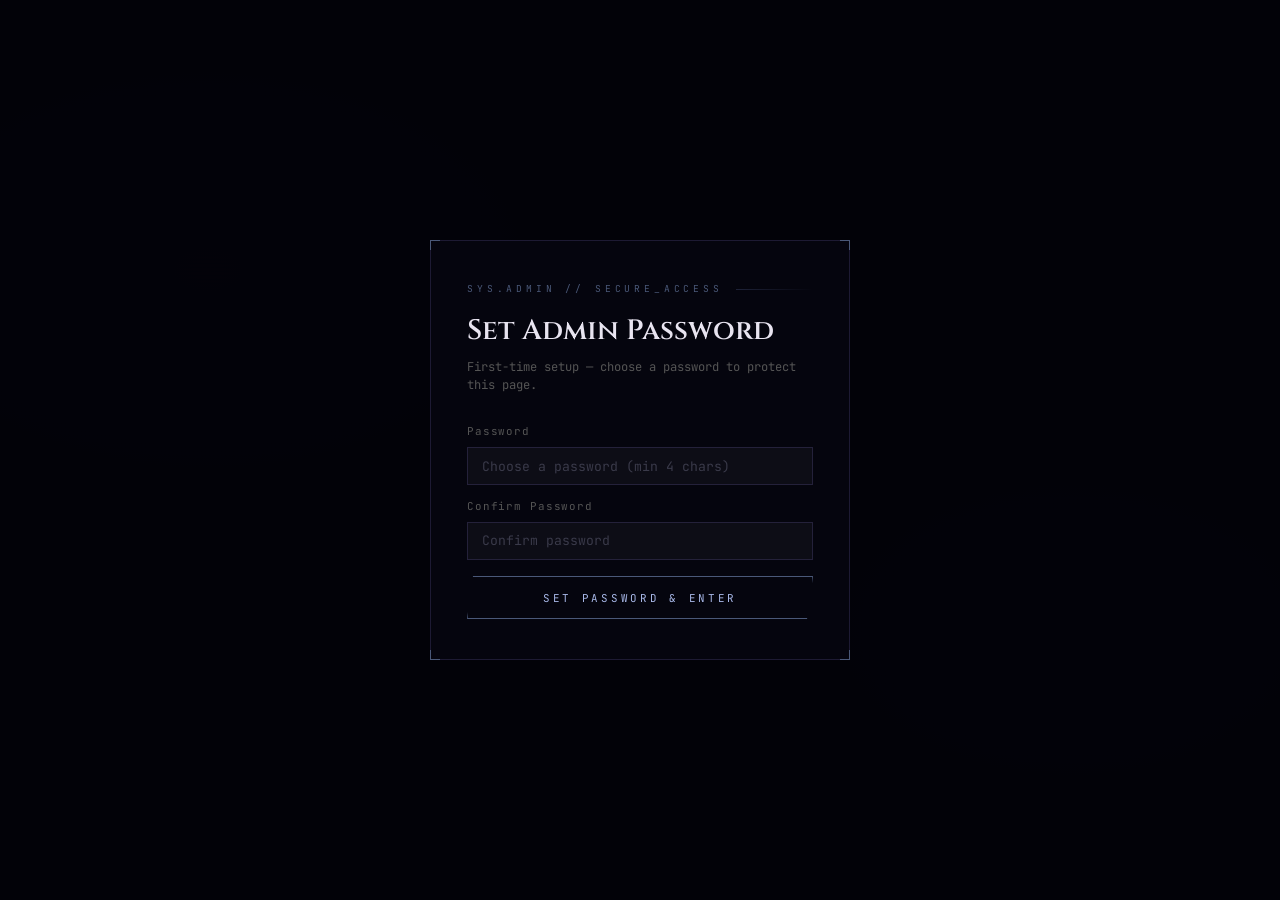
<file: admin.html>
<!DOCTYPE html>
<html lang="en">
<head>
  <meta charset="UTF-8">
  <meta name="viewport" content="width=device-width, initial-scale=1.0">
  <meta name="robots" content="noindex, nofollow">
  <title>Admin — Poojan Patel</title>
  <link href="https://fonts.googleapis.com/css2?family=Cinzel:wght@400;600;900&family=JetBrains+Mono:ital,wght@0,300;0,400;0,700;1,300&family=Syne:wght@400;500;600&display=swap" rel="stylesheet">
  <link rel="stylesheet" href="style.css">
  <link rel="stylesheet" href="admin.css">
</head>
<body>

  <div class="scanlines" aria-hidden="true"></div>

  <div class="void-bg" aria-hidden="true">
    <svg viewBox="0 0 1440 900" preserveAspectRatio="xMidYMid slice" xmlns="http://www.w3.org/2000/svg">
      <defs>
        <radialGradient id="pool-a" cx="20%" cy="30%" r="40%">
          <stop offset="0%" stop-color="#2a0f5e" stop-opacity="0.35"/>
          <stop offset="100%" stop-color="#030309" stop-opacity="0"/>
        </radialGradient>
        <radialGradient id="pool-b" cx="80%" cy="70%" r="35%">
          <stop offset="0%" stop-color="#0f1a4e" stop-opacity="0.3"/>
          <stop offset="100%" stop-color="#030309" stop-opacity="0"/>
        </radialGradient>
      </defs>
      <rect width="1440" height="900" fill="#030309"/>
      <rect width="1440" height="900" fill="url(#pool-a)"/>
      <rect width="1440" height="900" fill="url(#pool-b)"/>
    </svg>
  </div>

  <!-- ═══════════════ AUTH GATE ═══════════════ -->
  <div id="auth-gate">
    <div class="auth-card">
      <div class="panel-corner tl"></div>
      <div class="panel-corner tr"></div>
      <div class="panel-corner bl"></div>
      <div class="panel-corner br"></div>

      <div class="sys-label" style="margin-bottom:0.5rem">SYS.ADMIN // SECURE_ACCESS</div>
      <h1 id="auth-title" class="auth-title">Admin Access</h1>
      <p id="auth-subtitle" class="auth-subtitle"></p>
      <div id="auth-error" class="auth-error" style="display:none"></div>

      <!-- Setup (first time) -->
      <div id="setup-section" style="display:none">
        <div class="form-group">
          <label class="field-label">Password</label>
          <input type="password" id="setup-pw" class="admin-input" placeholder="Choose a password (min 4 chars)">
        </div>
        <div class="form-group">
          <label class="field-label">Confirm Password</label>
          <input type="password" id="setup-confirm" class="admin-input" placeholder="Confirm password">
        </div>
        <button class="btn-primary auth-btn" onclick="handleSetup()"><span>Set Password &amp; Enter</span></button>
      </div>

      <!-- Login -->
      <div id="login-section" style="display:none">
        <div class="form-group">
          <label class="field-label">Password</label>
          <input type="password" id="login-pw" class="admin-input" placeholder="Enter password">
        </div>
        <button class="btn-primary auth-btn" onclick="handleLogin()"><span>Enter</span></button>
      </div>
    </div>
  </div>

  <!-- ═══════════════ MAIN APP ═══════════════ -->
  <div id="app" hidden>

    <!-- NAV -->
    <nav>
      <a href="index.html" class="nav-sigil">
        <span class="sigil-bracket"></span>
        <img src="images/shadow_slave_logo.png" width="30" height="30" alt="logo">
        <span class="sigil-bracket"></span>
      </a>
      <ul class="nav-links">
        <li><a href="index.html" data-index="00">← Portfolio</a></li>
      </ul>
      <button class="btn-secondary settings-nav-btn" onclick="openSettings()"><span>⚙ Settings</span></button>
    </nav>

    <!-- DASHBOARD -->
    <div class="admin-page">

      <!-- Header -->
      <div class="admin-header reveal">
        <div>
          <div class="sys-label">SYS.ADMIN // JOB_TRACKER</div>
          <h1 class="section-title">Application <span class="ice">Tracker</span></h1>
        </div>
        <button class="btn-primary" onclick="openAddModal()"><span>+ Add Application</span></button>
      </div>

      <!-- Stats -->
      <div class="stats-row reveal">
        <div class="stat-card">
          <div class="stat-card-num" id="stat-total">0</div>
          <div class="stat-card-label">TOTAL APPLIED</div>
        </div>
        <div class="stat-card">
          <div class="stat-card-num" id="stat-active" style="color:#a8b8e8">0</div>
          <div class="stat-card-label">ACTIVE</div>
        </div>
        <div class="stat-card">
          <div class="stat-card-num legendary-text" id="stat-interviews">0</div>
          <div class="stat-card-label">INTERVIEWS</div>
        </div>
        <div class="stat-card">
          <div class="stat-card-num" id="stat-offers" style="color:#4ac97a">0</div>
          <div class="stat-card-label">OFFERS</div>
        </div>
      </div>

      <!-- Controls -->
      <div class="table-controls reveal">
        <div class="filter-tabs">
          <button class="filter-btn active" data-filter="All">All</button>
          <button class="filter-btn" data-filter="Active">Active</button>
          <button class="filter-btn" data-filter="Interviewing">Interviewing</button>
          <button class="filter-btn" data-filter="Offers">Offers</button>
          <button class="filter-btn" data-filter="Closed">Closed</button>
        </div>
        <input type="text" id="search-input" class="admin-input search-input" placeholder="Search company, role, hiring manager...">
      </div>

      <!-- Table -->
      <div class="table-wrapper reveal">
        <div class="panel-corner tl"></div>
        <div class="panel-corner tr"></div>
        <div class="panel-corner bl"></div>
        <div class="panel-corner br"></div>
        <div class="table-scroll">
          <table class="apps-table">
            <thead>
              <tr>
                <th>Company</th>
                <th>Role</th>
                <th>Status</th>
                <th>Date Applied</th>
                <th>Resume</th>
                <th>Hiring Manager</th>
                <th>Actions</th>
              </tr>
            </thead>
            <tbody id="apps-tbody"></tbody>
          </table>
        </div>
      </div>

    </div>
  </div>

  <!-- ═══════════════ MODAL OVERLAY ═══════════════ -->
  <div id="modal-overlay" class="modal-overlay">

    <!-- Application Form Modal -->
    <div id="app-modal" class="modal">
      <div class="modal-header">
        <h2 id="modal-title" class="modal-title">Add Application</h2>
        <button class="modal-close" onclick="closeModal('app-modal')">✕</button>
      </div>
      <div class="modal-body">
        <form id="app-form" onsubmit="return false">

          <div class="form-row">
            <div class="form-group">
              <label class="field-label">Company *</label>
              <input id="field-company" type="text" class="admin-input" placeholder="e.g. Canva">
            </div>
            <div class="form-group">
              <label class="field-label">Role *</label>
              <input id="field-role" type="text" class="admin-input" placeholder="e.g. Junior Software Engineer">
            </div>
          </div>

          <div class="form-row">
            <div class="form-group">
              <label class="field-label">Status</label>
              <select id="field-status" class="admin-input">
                <option>Applied</option>
                <option>Screening</option>
                <option>Interview</option>
                <option>Final Round</option>
                <option>Offer</option>
                <option>Rejected</option>
                <option>Ghosted</option>
                <option>Withdrawn</option>
              </select>
            </div>
            <div class="form-group">
              <label class="field-label">Date Applied</label>
              <input id="field-date" type="date" class="admin-input">
            </div>
          </div>

          <div class="form-row">
            <div class="form-group">
              <label class="field-label">Job URL</label>
              <input id="field-url" type="url" class="admin-input" placeholder="https://...">
            </div>
            <div class="form-group">
              <label class="field-label">Resume Version</label>
              <select id="field-resume" class="admin-input">
                <option>V1</option>
                <option>V2</option>
                <option>V3</option>
                <option>Custom</option>
              </select>
            </div>
          </div>

          <div class="form-section-divider">Hiring Manager</div>

          <div class="form-row">
            <div class="form-group">
              <label class="field-label">Name</label>
              <input id="field-hm-name" type="text" class="admin-input" placeholder="e.g. Sarah Chen">
            </div>
            <div class="form-group">
              <label class="field-label">Title</label>
              <input id="field-hm-title" type="text" class="admin-input" placeholder="e.g. Engineering Manager">
            </div>
          </div>

          <div class="form-row">
            <div class="form-group">
              <label class="field-label">LinkedIn URL</label>
              <input id="field-hm-linkedin" type="url" class="admin-input" placeholder="https://linkedin.com/in/...">
            </div>
            <div class="form-group">
              <label class="field-label">Email</label>
              <input id="field-hm-email" type="email" class="admin-input" placeholder="name@company.com">
            </div>
          </div>

          <div class="form-group">
            <label class="field-label">Notes</label>
            <textarea id="field-notes" class="admin-input" rows="3" placeholder="Referrals, interview notes, context..."></textarea>
          </div>

        </form>
      </div>
      <div class="modal-footer">
        <button class="btn-secondary" onclick="closeModal('app-modal')"><span>Cancel</span></button>
        <button class="btn-primary" onclick="saveApplication()"><span>Save</span></button>
      </div>
    </div>

    <!-- AI Panel Modal -->
    <div id="ai-modal" class="modal modal-wide">
      <div class="modal-header">
        <div>
          <h2 class="modal-title">✦ AI Tools</h2>
          <div class="ai-subtitle">
            <span id="ai-company" class="legendary-text"></span>
            <span class="ai-subtitle-sep"> — </span>
            <span id="ai-role" class="ai-subtitle-role"></span>
          </div>
        </div>
        <button class="modal-close" onclick="closeModal('ai-modal')">✕</button>
      </div>
      <div class="modal-body">

        <div class="ai-actions">
          <button class="ai-action-btn" onclick="runAiFindHM()">
            <span class="ai-btn-icon">🔍</span>
            <div class="ai-btn-text">
              <div class="ai-btn-title">Find Hiring Manager</div>
              <div class="ai-btn-sub">Titles, LinkedIn search strings &amp; backup contacts</div>
            </div>
          </button>
          <button class="ai-action-btn" onclick="runAiMessage('LinkedIn DM')">
            <span class="ai-btn-icon">💬</span>
            <div class="ai-btn-text">
              <div class="ai-btn-title">LinkedIn DM</div>
              <div class="ai-btn-sub">Connection note + follow-up message</div>
            </div>
          </button>
          <button class="ai-action-btn" onclick="runAiMessage('Cold Email')">
            <span class="ai-btn-icon">✉</span>
            <div class="ai-btn-text">
              <div class="ai-btn-title">Cold Email</div>
              <div class="ai-btn-sub">Subject line + full email body</div>
            </div>
          </button>
          <button class="ai-action-btn" onclick="runAiMessage('Follow-up')">
            <span class="ai-btn-icon">↩</span>
            <div class="ai-btn-text">
              <div class="ai-btn-title">Follow-up</div>
              <div class="ai-btn-sub">Post-application or post-interview nudge</div>
            </div>
          </button>
        </div>

        <div id="ai-result" class="ai-result">
          <p class="ai-placeholder">Choose an action above to generate content.</p>
        </div>

      </div>
      <div class="modal-footer">
        <button class="btn-secondary" onclick="openEditFromAi()"><span>Edit Application</span></button>
        <button class="btn-secondary" onclick="closeModal('ai-modal')"><span>Close</span></button>
      </div>
    </div>

    <!-- Settings Modal -->
    <div id="settings-modal" class="modal modal-narrow">
      <div class="modal-header">
        <h2 class="modal-title">⚙ Settings</h2>
        <button class="modal-close" onclick="closeModal('settings-modal')">✕</button>
      </div>
      <div class="modal-body">

        <div class="form-section-divider">Claude API</div>
        <div class="form-group">
          <label class="field-label">API Key</label>
          <input id="field-api-key" type="password" class="admin-input" placeholder="sk-ant-...">
          <p class="field-hint">Stored locally in your browser only. Used for AI features (Haiku model).</p>
        </div>

        <div class="form-section-divider" style="margin-top:1.75rem">Change Password</div>
        <div class="form-row">
          <div class="form-group">
            <label class="field-label">New Password</label>
            <input id="field-new-pw" type="password" class="admin-input" placeholder="Leave blank to keep current">
          </div>
          <div class="form-group">
            <label class="field-label">Confirm Password</label>
            <input id="field-confirm-pw" type="password" class="admin-input" placeholder="Confirm new password">
          </div>
        </div>

      </div>
      <div class="modal-footer">
        <button class="btn-secondary" onclick="closeModal('settings-modal')"><span>Cancel</span></button>
        <button class="btn-primary" onclick="saveSettings()"><span>Save Settings</span></button>
      </div>
    </div>

  </div>

  <!-- TOAST -->
  <div id="toast" class="toast"></div>

  <script src="admin.js"></script>
</body>
</html>
</file>
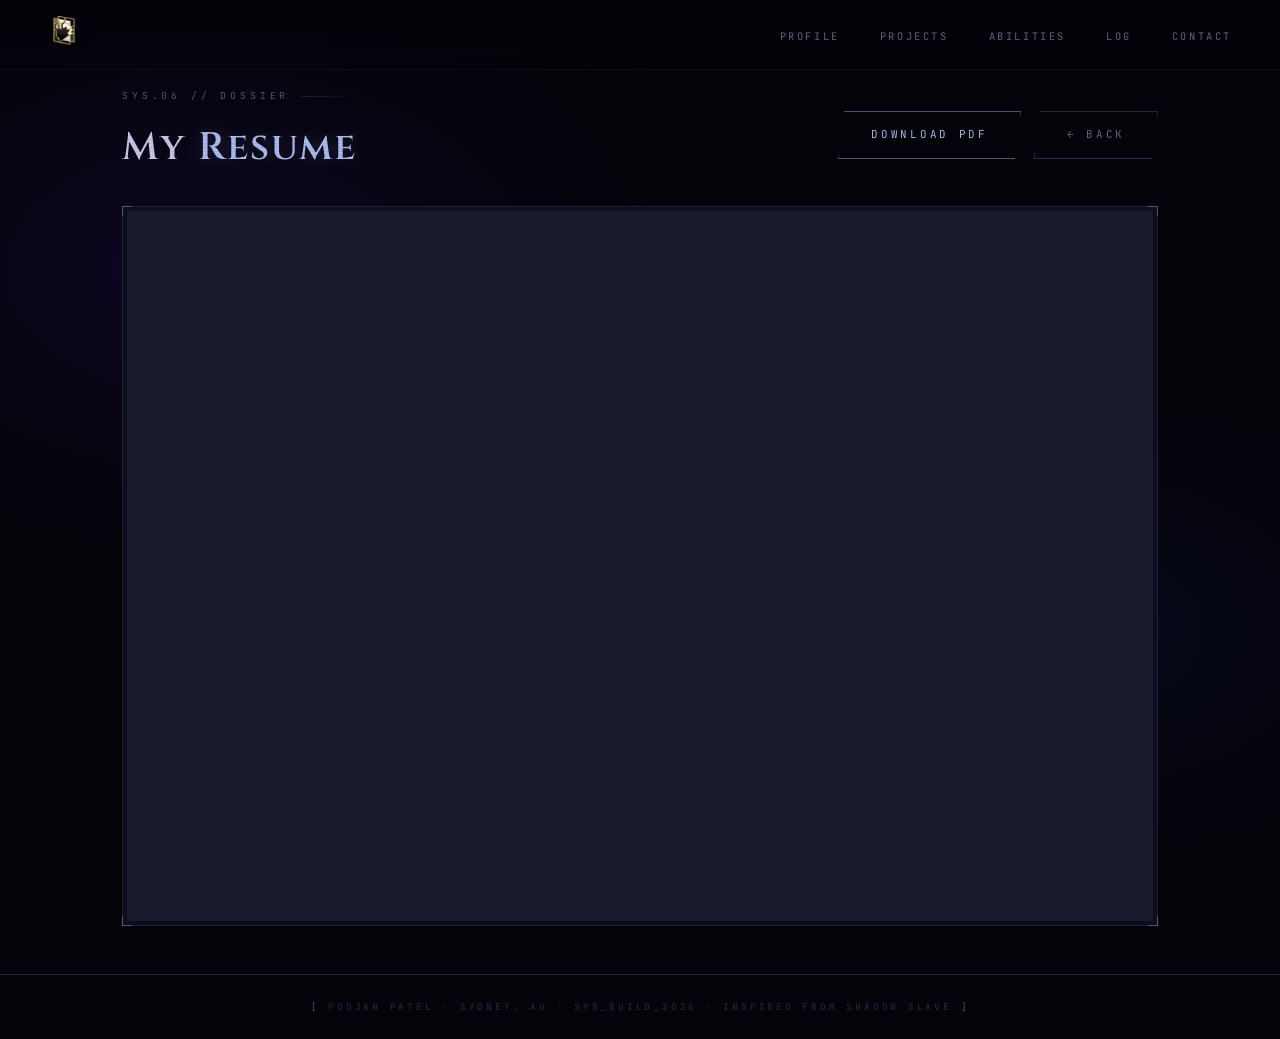
<file: resume.html>
<!DOCTYPE html>
<html lang="en">
<head>
  <meta charset="UTF-8">
  <meta name="viewport" content="width=device-width, initial-scale=1.0">
  <title>Poojan Patel — Resume</title>
  <link href="https://fonts.googleapis.com/css2?family=Cinzel:wght@400;600;900&family=JetBrains+Mono:ital,wght@0,300;0,400;0,700;1,300&family=Syne:wght@400;500;600&display=swap" rel="stylesheet">
  <link rel="stylesheet" href="style.css">
</head>
<body>

  <!-- SCAN LINE OVERLAY -->
  <div class="scanlines" aria-hidden="true"></div>

  <!-- BACKGROUND -->
  <div class="void-bg" aria-hidden="true">
    <svg viewBox="0 0 1440 900" preserveAspectRatio="xMidYMid slice" xmlns="http://www.w3.org/2000/svg">
      <defs>
        <radialGradient id="pool-a" cx="20%" cy="30%" r="40%">
          <stop offset="0%" stop-color="#2a0f5e" stop-opacity="0.35"/>
          <stop offset="100%" stop-color="#030309" stop-opacity="0"/>
        </radialGradient>
        <radialGradient id="pool-b" cx="80%" cy="70%" r="35%">
          <stop offset="0%" stop-color="#0f1a4e" stop-opacity="0.3"/>
          <stop offset="100%" stop-color="#030309" stop-opacity="0"/>
        </radialGradient>
      </defs>
      <rect width="1440" height="900" fill="#030309"/>
      <rect width="1440" height="900" fill="url(#pool-a)"/>
      <rect width="1440" height="900" fill="url(#pool-b)"/>
    </svg>
  </div>

  <!-- NAV -->
  <nav>
    <a href="index.html" class="nav-sigil">
      <span class="sigil-bracket"></span><img src = "images/shadow_slave_logo.png" width="30" height="30"><span class="sigil-bracket"></span>
    </a>
    <ul class="nav-links">
      <li><a href="index.html#about"      data-index="01">Profile</a></li>
      <li><a href="index.html#projects"   data-index="02">Projects</a></li>
      <li><a href="index.html#skills"     data-index="03">Abilities</a></li>
      <li><a href="index.html#experience" data-index="04">Log</a></li>
      <li><a href="index.html#contact"    data-index="05">Contact</a></li>
    </ul>
  </nav>

  <div class="resume-page">

    <div class="resume-header reveal">
      <div>
        <div class="sys-label">SYS.06 // DOSSIER</div>
        <h1 class="resume-title">My <span class="ice">Resume</span></h1>
      </div>
      <div class="resume-actions">
        <a href="resumes/resume-v2-poojan-patel.pdf" download="Poojan_Patel_Resume.pdf" class="btn-primary"><span>Download PDF</span></a>
        <a href="index.html#contact" class="btn-secondary"><span>← Back</span></a>
      </div>
    </div>

    <div class="resume-viewer">
      <div class="viewer-frame-wrapper reveal">
        <div class="panel-corner tl"></div>
        <div class="panel-corner tr"></div>
        <div class="panel-corner bl"></div>
        <div class="panel-corner br"></div>
        <iframe src="resumes/resume-v2-poojan-patel.pdf" title="Poojan's Resume"></iframe>
      </div>
    </div>

  </div>

  <!-- FOOTER -->
  <footer>
    <p>
      <span class="footer-bracket">[ </span>
      Poojan Patel · Sydney, AU · SYS_BUILD_2026 · Inspired from Shadow Slave
      <span class="footer-bracket"> ]</span>
    </p>
  </footer>

  <script src="main.js"></script>
</body>
</html>
</file>
<file: style.css>
/* ─────────────────────────────────────────────
   Shadow Portfolio v2 — style.css
   System HUD × Nightmare Corruption
   Fonts: Cinzel | JetBrains Mono | Syne
───────────────────────────────────────────── */

/* ══════════ DESIGN TOKENS ══════════ */
:root {
  /* Backgrounds */
  --void:         #030309;
  --deep:         #060610;
  --surface:      #0a0a18;
  --panel:        #0d0d1e;

  /* System ice — primary accent */
  --ice:          #a8b8e8;
  --ice-bright:   #dce8ff;
  --ice-dim:      #4a5878;
  --ice-faint:    #1e2238;

  /* Nightmare purple — corruption */
  --nightmare:    #7b4fc8;
  --nightmare-dim:#3d1f66;
  --nightmare-faint: #1a0f30;

  /* Legendary gold — used sparingly */
  --gold:         #c9a84c;
  --gold-glow:    rgba(201, 168, 76, 0.4);
  --gold-faint:   rgba(201, 168, 76, 0.08);

  /* Glows */
  --ice-glow:     rgba(168, 184, 232, 0.25);
  --ice-glow-soft:rgba(168, 184, 232, 0.08);
  --nm-glow:      rgba(123, 79, 200, 0.3);

  /* Text */
  --text:         #c8c0e0;
  --text-dim:     #6a6080;
  --text-faint:   #2e2848;

  /* Borders */
  --border:       rgba(168, 184, 232, 0.12);
  --border-hover: rgba(168, 184, 232, 0.3);
}

/* ══════════ RESET & BASE ══════════ */
*, *::before, *::after { margin: 0; padding: 0; box-sizing: border-box; }
html  { scroll-behavior: smooth; }

body {
  background:  var(--void);
  color:       var(--text);
  font-family: 'Syne', sans-serif;
  font-size:   17px;
  line-height: 1.75;
  overflow-x:  hidden;
}

/* ══════════ SCAN LINES ══════════ */
.scanlines {
  position:       fixed;
  inset:          0;
  z-index:        999;
  pointer-events: none;
  background:     repeating-linear-gradient(
    to bottom,
    transparent 0px,
    transparent 3px,
    rgba(0, 0, 10, 0.06) 3px,
    rgba(0, 0, 10, 0.06) 4px
  );
}

/* ══════════ BACKGROUND ══════════ */
.void-bg {
  position:       fixed;
  inset:          0;
  z-index:        0;
  pointer-events: none;
  overflow:       hidden;
}
.void-bg svg { position: absolute; inset: 0; width: 100%; height: 100%; }

/* ══════════ PANEL CORNERS ══════════ */
.panel-corner {
  position: absolute;
  width:    10px;
  height:   10px;
  pointer-events: none;
}
.panel-corner.tl { top: -1px;  left: -1px;  border-top:   1px solid var(--ice-dim); border-left:  1px solid var(--ice-dim); }
.panel-corner.tr { top: -1px;  right: -1px; border-top:   1px solid var(--ice-dim); border-right: 1px solid var(--ice-dim); }
.panel-corner.bl { bottom: -1px; left: -1px;  border-bottom: 1px solid var(--ice-dim); border-left:  1px solid var(--ice-dim); }
.panel-corner.br { bottom: -1px; right: -1px; border-bottom: 1px solid var(--ice-dim); border-right: 1px solid var(--ice-dim); }

/* ══════════ NAV ══════════ */
nav {
  position:        fixed;
  top:             0; left: 0; right: 0;
  z-index:         100;
  padding:         1rem 3rem;
  display:         flex;
  justify-content: space-between;
  align-items:     center;
  background:      linear-gradient(to bottom, rgba(3,3,9,0.97) 0%, transparent 100%);
  border-bottom:   1px solid rgba(168,184,232,0.05);
}

.nav-sigil {
  font-family:    'JetBrains Mono', monospace;
  font-weight:    700;
  font-size:      0.9rem;
  color:          var(--ice);
  letter-spacing: 0.2em;
  text-decoration: none;
  text-shadow:    0 0 15px var(--ice-glow);
}
.sigil-bracket { color: var(--ice-dim); font-weight: 400; }

.nav-links { display: flex; gap: 2.5rem; list-style: none; }

.nav-links a {
  font-family:     'JetBrains Mono', monospace;
  font-size:       0.65rem;
  color:           var(--text-dim);
  text-decoration: none;
  letter-spacing:  0.25em;
  text-transform:  uppercase;
  transition:      color 0.3s, text-shadow 0.3s;
  position:        relative;
}
.nav-links a::before {
  content:    attr(data-index);
  position:   absolute;
  top:        -1rem;
  left:       50%;
  transform:  translateX(-50%);
  font-size:  0.5rem;
  color:      var(--ice-dim);
  opacity:    0;
  transition: opacity 0.3s;
}
.nav-links a:hover, .nav-links a.active {
  color:       var(--ice);
  text-shadow: 0 0 12px var(--ice-glow);
}
.nav-links a:hover::before { opacity: 1; }

/* ══════════ SECTIONS COMMON ══════════ */
section { position: relative; z-index: 1; }

.section-inner {
  max-width: 1100px;
  margin:    0 auto;
  padding:   7rem 2rem;
}

.section-header { margin-bottom: 3.5rem; }

.sys-label {
  font-family:    'JetBrains Mono', monospace;
  font-size:      0.6rem;
  letter-spacing: 0.4em;
  color:          var(--ice-dim);
  text-transform: uppercase;
  margin-bottom:  0.6rem;
  display:        flex;
  align-items:    center;
  gap:            0.8rem;
}
.sys-label::after {
  content:    '';
  flex:       1;
  height:     1px;
  background: linear-gradient(to right, var(--ice-faint), transparent);
  max-width:  300px;
}

.section-title {
  font-family:    'Cinzel', serif;
  font-weight:    600;
  font-size:      clamp(2rem, 5vw, 3rem);
  color:          var(--text);
  letter-spacing: 0.05em;
  line-height:    1.1;
}
.section-title .ice,
.contact-heading .ice,
.resume-title .ice    { color: var(--ice); text-shadow: 0 0 20px var(--ice-glow); }

/* ══════════ SCROLL REVEAL ══════════ */
.reveal {
  opacity:    0;
  transform:  translateY(24px);
  transition: opacity 0.7s ease, transform 0.7s ease;
}
.reveal.visible      { opacity: 1; transform: translateY(0); }
.reveal-delay-1      { transition-delay: 0.1s; }
.reveal-delay-2      { transition-delay: 0.2s; }
.reveal-delay-3      { transition-delay: 0.3s; }
.reveal-delay-4      { transition-delay: 0.4s; }
.reveal-delay-5      { transition-delay: 0.5s; }

/* ══════════ GLITCH KEYFRAMES ══════════ */
@keyframes glitch-a {
  0%, 95%, 100% { clip-path: inset(0 0 100% 0); transform: translate(0); opacity: 0; }
  96%  { clip-path: inset(20% 0 50% 0); transform: translate(-3px, 1px); opacity: 0.6; }
  97%  { clip-path: inset(60% 0 10% 0); transform: translate(3px, -1px); opacity: 0.4; }
  98%  { clip-path: inset(40% 0 30% 0); transform: translate(-2px, 2px); opacity: 0.5; }
  99%  { clip-path: inset(80% 0 5%  0); transform: translate(2px,  0px); opacity: 0.3; }
}

@keyframes glitch-b {
  0%, 95%, 100% { clip-path: inset(0 0 100% 0); transform: translate(0); opacity: 0; }
  96%  { clip-path: inset(50% 0 20% 0); transform: translate(3px, -1px); opacity: 0.5; }
  97%  { clip-path: inset(10% 0 70% 0); transform: translate(-3px, 1px); opacity: 0.3; }
  98%  { clip-path: inset(70% 0 15% 0); transform: translate(2px, -2px); opacity: 0.4; }
  99%  { clip-path: inset(5%  0 80% 0); transform: translate(-2px, 0px); opacity: 0.6; }
}

@keyframes node-pulse {
  0%, 100% { box-shadow: 0 0 0 0 var(--ice-glow); }
  50%       { box-shadow: 0 0 0 6px transparent; }
}

@keyframes fade-up {
  from { opacity: 0; transform: translateY(20px); }
  to   { opacity: 1; transform: translateY(0); }
}

@keyframes scroll-drop {
  0%   { transform: scaleY(0); transform-origin: top;    opacity: 0; }
  50%  { transform: scaleY(1); transform-origin: top;    opacity: 1; }
  100% { transform: scaleY(1); transform-origin: bottom; opacity: 0; }
}

@keyframes border-flicker {
  0%, 100% { opacity: 1; }
  92%       { opacity: 1; }
  93%       { opacity: 0.3; }
  94%       { opacity: 1; }
  96%       { opacity: 0.5; }
  97%       { opacity: 1; }
}

/* ══════════ HERO ══════════ */
#hero {
  min-height:     100vh;
  display:        flex;
  align-items:    center;
  justify-content: center;
  text-align:     center;
  padding:        6rem 2rem 4rem;
  position:       relative;
  overflow:       hidden;
}

.hero-grid-lines {
  position:       absolute;
  inset:          0;
  pointer-events: none;
  background:
    linear-gradient(to right, rgba(168,184,232,0.03) 1px, transparent 1px),
    linear-gradient(to bottom, rgba(168,184,232,0.03) 1px, transparent 1px);
  background-size: 80px 80px;
  mask-image: radial-gradient(ellipse 80% 80% at 50% 50%, black 30%, transparent 100%);
}

.hero-content { position: relative; z-index: 2; max-width: 900px; padding:2rem }

.hero-sys-tag {
  font-family:    'JetBrains Mono', monospace;
  font-size:      0.62rem;
  letter-spacing: 0.3em;
  color:          var(--ice-dim);
  text-transform: uppercase;
  margin-bottom:  2rem;
}
.sys-bracket { color: var(--ice); opacity: 0.5; }

/* Hero animation classes */
.hero-animate-1 { opacity: 0; animation: fade-up 0.7s ease forwards 0.2s; }
.hero-animate-2 { opacity: 0; animation: fade-up 0.7s ease forwards 0.4s; }
.hero-animate-3 { opacity: 0; animation: fade-up 0.7s ease forwards 0.6s; }
.hero-animate-4 { opacity: 0; animation: fade-up 0.7s ease forwards 0.8s; }
.hero-animate-5 { opacity: 0; animation: fade-up 0.7s ease forwards 1.0s; }
.hero-animate-6 { opacity: 0; animation: fade-up 0.7s ease forwards 1.2s; }

.hero-name {
  font-family:    'Cinzel', serif;
  font-weight:    900;
  font-size:      clamp(4rem, 12vw, 9rem);
  line-height:    0.95;
  letter-spacing: 0.04em;
  margin-bottom:  1rem;
  display:        block;
}

.name-legendary {
  display:     block;
  color:       var(--gold);
  text-shadow: 0 0 40px var(--gold-glow), 0 0 80px rgba(201,168,76,0.2);
  position:    relative;
}

/* Glitch layers on the legendary name */
.name-legendary::before,
.name-legendary::after {
  content:  attr(data-text);
  position: absolute;
  top:      0; left: 0;
  width:    100%;
}
.name-legendary::before {
  color:     var(--nightmare);
  animation: glitch-a 8s infinite;
}
.name-legendary::after {
  color:     var(--ice);
  animation: glitch-b 8s infinite 0.05s;
}

.name-family {
  display:        block;
  color:          var(--ice-bright);
  text-shadow:    0 0 30px var(--ice-glow);
  letter-spacing: 0.15em;
  font-size:      0.55em;
  margin-top:     0.2em;
}

.hero-class-line {
  display:        flex;
  align-items:    center;
  justify-content: center;
  gap:            0.8rem;
  flex-wrap:      wrap;
  margin-bottom:  1.5rem;
  font-family:    'JetBrains Mono', monospace;
  font-size:      0.68rem;
  letter-spacing: 0.15em;
}
.class-tag   { color: var(--ice-dim); text-transform: uppercase; }
.class-value { color: var(--text-dim); text-transform: uppercase; }
.class-sep   { color: var(--ice-faint); }

.hero-divider {
  display:         flex;
  align-items:     center;
  gap:             1rem;
  justify-content: center;
  margin:          1.5rem auto;
  max-width:       400px;
}
.divider-line    { flex: 1; height: 1px; background: linear-gradient(to right, transparent, var(--ice-faint)); }
.divider-line:last-child { background: linear-gradient(to left, transparent, var(--ice-faint)); }
.divider-diamond { color: var(--ice-dim); font-size: 0.6rem; }

.hero-tagline {
  color:      var(--text-dim);
  font-size:  1rem;
  max-width:  580px;
  margin:     0 auto 2.5rem;
  font-style: italic;
  line-height: 1.8;
}

.hero-ctas {
  display:         flex;
  gap:             1.2rem;
  justify-content: center;
  flex-wrap:       wrap;
}

/* ── Buttons ── */
.btn-primary {
  font-family:    'JetBrains Mono', monospace;
  font-size:      0.68rem;
  letter-spacing: 0.25em;
  text-transform: uppercase;
  padding:        0.85rem 2rem;
  background:     transparent;
  border:         1px solid var(--ice-dim);
  color:          var(--ice);
  text-decoration: none;
  position:       relative;
  overflow:       hidden;
  transition:     color 0.3s, border-color 0.3s;
  clip-path:      polygon(6px 0%, 100% 0%, calc(100% - 6px) 100%, 0% 100%);
}
.btn-primary::before {
  content:    '';
  position:   absolute;
  inset:      0;
  background: var(--ice);
  transform:  translateX(-101%);
  transition: transform 0.35s ease;
}
.btn-primary:hover              { color: var(--void); border-color: var(--ice); }
.btn-primary:hover::before      { transform: translateX(0); }
.btn-primary span               { position: relative; z-index: 1; }

.btn-secondary {
  font-family:    'JetBrains Mono', monospace;
  font-size:      0.68rem;
  letter-spacing: 0.25em;
  text-transform: uppercase;
  padding:        0.85rem 2rem;
  background:     transparent;
  border:         1px solid var(--text-faint);
  color:          var(--text-dim);
  text-decoration: none;
  position:       relative;
  overflow:       hidden;
  transition:     color 0.3s, border-color 0.3s;
  clip-path:      polygon(6px 0%, 100% 0%, calc(100% - 6px) 100%, 0% 100%);
}
.btn-secondary::before {
  content:    '';
  position:   absolute;
  inset:      0;
  background: white;
  transform:  translateX(-101%);
  transition: transform 0.35s ease;
}
.btn-secondary:hover              { color: var(--void); border-color: white; }
.btn-secondary:hover::before      { transform: translateX(0); }
.btn-secondary span               { position: relative; z-index: 1; }

.scroll-indicator {
  position:       absolute;
  bottom:         2rem;
  left:           50%;
  transform:      translateX(-50%);
  display:        flex;
  flex-direction: column;
  align-items:    center;
  gap:            0.5rem;
  opacity:        0;
  animation:      fade-up 0.8s ease forwards 1.8s;
}
.scroll-indicator span {
  font-family:    'JetBrains Mono', monospace;
  font-size:      0.55rem;
  letter-spacing: 0.4em;
  color:          var(--text-faint);
}
.scroll-line {
  width:      1px;
  height:     36px;
  background: linear-gradient(to bottom, var(--ice-dim), transparent);
  animation:  scroll-drop 2s ease-in-out infinite;
}

/* ══════════ ABOUT ══════════ */
#about { background: linear-gradient(to bottom, var(--void), #08081a, var(--void)); }

.about-grid {
  display:               grid;
  grid-template-columns: 300px 1fr;
  gap:                   4rem;
  align-items:           start;
}

.about-panel {
  position:       sticky;
  top:            8rem;
  background:     var(--panel);
  border:         1px solid var(--border);
  padding:        2rem 1.5rem;
  animation:      border-flicker 12s infinite;
}

.entity-id {
  display:         flex;
  align-items:     center;
  gap:             1.2rem;
  margin-bottom:   1.5rem;
  padding-bottom:  1.5rem;
  border-bottom:   1px solid var(--ice-faint);
}

.entity-initials {
  width:           56px;
  height:          56px;
  border:          1px solid var(--ice-dim);
  display:         flex;
  align-items:     center;
  justify-content: center;
  font-family:     'Cinzel', serif;
  font-weight:     900;
  font-size:       1.4rem;
  color:           var(--ice);
  text-shadow:     0 0 15px var(--ice-glow);
  flex-shrink:     0;
  position:        relative;
}
.entity-initials::before, .entity-initials::after {
  content:  '';
  position: absolute;
  width:    6px; height: 6px;
}
.entity-initials::before { top: -1px;    left: -1px;  border-top:  1px solid var(--ice); border-left:  1px solid var(--ice); }
.entity-initials::after  { bottom: -1px; right: -1px; border-bottom: 1px solid var(--ice); border-right: 1px solid var(--ice); }

.rank-label {
  display:        block;
  font-family:    'JetBrains Mono', monospace;
  font-size:      0.55rem;
  letter-spacing: 0.3em;
  color:          var(--text-faint);
  margin-bottom:  0.2rem;
}
.rank-value {
  font-family:    'JetBrains Mono', monospace;
  font-size:      0.75rem;
  letter-spacing: 0.15em;
}

.entity-stats { margin-bottom: 1.5rem; }

.entity-stat {
  display:         flex;
  justify-content: space-between;
  align-items:     center;
  padding:         0.5rem 0;
  border-bottom:   1px solid var(--ice-faint);
  gap:             0.5rem;
}
.estat-label {
  font-family:    'JetBrains Mono', monospace;
  font-size:      0.55rem;
  letter-spacing: 0.2em;
  color:          var(--text-faint);
  text-transform: uppercase;
  flex-shrink:    0;
}
.estat-value {
  font-family:    'JetBrains Mono', monospace;
  font-size:      0.65rem;
  color:          var(--text-dim);
  text-align:     right;
}

.status-dot {
  display:       inline-block;
  width:         5px;
  height:        5px;
  background:    #4adc6e;
  border-radius: 50%;
  margin-right:  0.4rem;
  box-shadow:    0 0 6px #4adc6e;
  animation:     border-flicker 3s infinite;
}

.entity-tags { display: flex; flex-wrap: wrap; gap: 0.4rem; }

.etag {
  font-family:    'JetBrains Mono', monospace;
  font-size:      0.55rem;
  letter-spacing: 0.1em;
  padding:        0.2rem 0.5rem;
  border:         1px solid var(--ice-faint);
  color:          var(--ice-dim);
  text-transform: uppercase;
}

/* About text */
.about-text p {
  color:         var(--text-dim);
  margin-bottom: 1.2rem;
  font-size:     0.98rem;
  line-height:   1.85;
}
.about-text p strong { color: var(--text); font-weight: 600; }
.about-text .ice-text { color: var(--ice); }

.about-stats {
  display:    grid;
  grid-template-columns: repeat(3, 1fr);
  gap:        1px;
  margin-top: 2.5rem;
  background: var(--ice-faint);
  border:     1px solid var(--border);
}
.stat-box {
  background: var(--panel);
  padding:    1.2rem;
  text-align: center;
}
.stat-num {
  font-family: 'Cinzel', serif;
  font-size:   1.8rem;
  color:       var(--ice);
  font-weight: 600;
  text-shadow: 0 0 15px var(--ice-glow);
  display:     block;
}
.stat-label {
  font-family:    'JetBrains Mono', monospace;
  font-size:      0.55rem;
  letter-spacing: 0.25em;
  color:          var(--text-faint);
  margin-top:     0.3rem;
}

/* ══════════ PROJECTS ══════════ */
#projects { background: var(--void); }

.projects-grid {
  display:               grid;
  grid-template-columns: repeat(auto-fill, minmax(320px, 1fr));
  gap:                   1.5rem;
}

.project-card {
  background: var(--panel);
  border:     1px solid var(--border);
  padding:    2rem;
  position:   relative;
  overflow:   hidden;
  transition: border-color 0.4s;
}

/* Scan line that sweeps on hover */
.card-scan-line {
  position:   absolute;
  top:        -100%;
  left:       0;
  width:      100%;
  height:     2px;
  background: linear-gradient(to right, transparent, var(--ice-dim), transparent);
  transition: top 0.5s ease;
  pointer-events: none;
}

.project-card:hover { border-color: var(--border-hover); }
.project-card:hover .card-scan-line { top: 100%; }

/* Corner highlight on hover */
.project-card:hover .panel-corner.tl { border-color: var(--ice); }
.project-card:hover .panel-corner.tr { border-color: var(--ice); }
.project-card:hover .panel-corner.bl { border-color: var(--nightmare-dim); }
.project-card:hover .panel-corner.br { border-color: var(--nightmare-dim); }

/* Nightmare glow bleed on hover */
.project-card::after {
  content:        '';
  position:       absolute;
  inset:          0;
  background:     radial-gradient(ellipse at bottom right, rgba(123,79,200,0.06) 0%, transparent 70%);
  opacity:        0;
  transition:     opacity 0.4s;
  pointer-events: none;
}
.project-card:hover::after { opacity: 1; }

.project-number {
  font-family:    'JetBrains Mono', monospace;
  font-size:      0.58rem;
  color:          var(--ice-dim);
  letter-spacing: 0.3em;
  margin-bottom:  0.8rem;
}

.project-name {
  font-family:    'Cinzel', serif;
  font-size:      1.25rem;
  font-weight:    600;
  color:          var(--text);
  margin-bottom:  0.3rem;
  letter-spacing: 0.04em;
  position:       relative;
  transition:     color 0.3s;
}

/* Glitch on project name hover */
.project-card:hover .project-name { color: var(--ice-bright); }

.project-name::before,
.project-name::after {
  content:  attr(data-text);
  position: absolute;
  top:      0; left: 0;
  width:    100%;
  font-family: 'Cinzel', serif;
  font-weight: 600;
}
.project-name::before {
  color:     var(--nightmare);
  animation: none;
}
.project-name::after {
  color:     var(--ice-dim);
  animation: none;
}
.project-card:hover .project-name::before { animation: glitch-a 2s steps(1) infinite; }
.project-card:hover .project-name::after  { animation: glitch-b 2s steps(1) infinite 0.05s; }

.project-type {
  font-family:    'JetBrains Mono', monospace;
  font-size:      0.58rem;
  letter-spacing: 0.2em;
  color:          var(--ice-dim);
  text-transform: uppercase;
  margin-bottom:  1rem;
}

.project-desc {
  color:         var(--text-dim);
  font-size:     0.92rem;
  line-height:   1.75;
  margin-bottom: 1.5rem;
}

.project-stack {
  display:       flex;
  flex-wrap:     wrap;
  gap:           0.4rem;
  margin-bottom: 1.5rem;
}

.stack-tag {
  font-family:    'JetBrains Mono', monospace;
  font-size:      0.55rem;
  letter-spacing: 0.1em;
  padding:        0.2rem 0.55rem;
  background:     var(--ice-faint);
  border:         1px solid var(--ice-faint);
  color:          var(--ice-dim);
  text-transform: uppercase;
  transition:     border-color 0.3s, color 0.3s;
}
.project-card:hover .stack-tag { border-color: rgba(168,184,232,0.2); color: var(--ice); }

.project-links { display: flex; gap: 1rem; position: relative; z-index: 2; }

.project-link {
  font-family:     'JetBrains Mono', monospace;
  font-size:       0.62rem;
  letter-spacing:  0.2em;
  color:           var(--text-dim);
  text-decoration: none;
  text-transform:  uppercase;
  display:         flex;
  align-items:     center;
  gap:             0.4rem;
  transition:      color 0.3s, text-shadow 0.3s;
}
.project-link:hover { color: var(--ice); text-shadow: 0 0 10px var(--ice-glow); }
.project-link svg   { width: 12px; height: 12px; }

/* ── GitHub Icon ── */
.github-icon {
  width:      14px;
  height:     14px;
  object-fit: contain;
  filter:     brightness(0) invert(1) opacity(0.45);
  transition: filter 0.3s ease;
  flex-shrink: 0;
}
 
.project-link:hover .github-icon,
.contact-link:hover .github-icon {
  filter: brightness(0) invert(76%) sepia(18%) saturate(600%) hue-rotate(195deg) brightness(110%);
}


/* ── LinkedIn Icon ── */
.linkedin-icon {
  width:      20px;
  height:     20px;
  object-fit: contain;
  filter:     invert(1) opacity(0.45);
  transition: filter 0.3s ease;
  flex-shrink: 0;
}
 
.contact-link:hover .linkedin-icon {
  filter: invert(76%) sepia(18%) saturate(600%) hue-rotate(195deg) brightness(110%);
}

/* Featured card */
.project-card.featured {
  grid-column:           span 2;
  display:               grid;
  grid-template-columns: 1fr auto;
  gap:                   2rem;
  align-items:           start;
}
.project-body { min-width: 0; }

.project-sigil {
  display:         flex;
  align-items:     center;
  justify-content: center;
  padding:         1rem;
  opacity:         0.6;
  transition:      opacity 0.3s;
}
.project-card:hover .project-sigil { opacity: 1; }

/* Placeholder */
.project-card.placeholder {
  border-style:    dashed;
  opacity:         0.4;
  display:         flex;
  align-items:     center;
  justify-content: center;
  min-height:      200px;
}
.placeholder-inner { text-align: center; }
.placeholder-plus {
  display:     block;
  font-family: 'Cinzel', serif;
  font-size:   2rem;
  color:       var(--ice-faint);
  margin-bottom: 0.5rem;
}
.placeholder-label {
  font-family:    'JetBrains Mono', monospace;
  font-size:      0.55rem;
  letter-spacing: 0.3em;
  color:          var(--text-faint);
}

/* ══════════ SKILLS ══════════ */
#skills { background: linear-gradient(to bottom, var(--void), #080818, var(--void)); }

.skills-grid {
  display:               grid;
  grid-template-columns: repeat(auto-fill, minmax(300px, 1fr));
  gap:                   1.5rem;
}

.skill-category {
  background: var(--panel);
  border:     1px solid var(--border);
  padding:    2rem 1.5rem;
  position:   relative;
}

.skill-cat-title {
  font-family:    'JetBrains Mono', monospace;
  font-size:      0.65rem;
  font-weight:    700;
  color:          var(--ice);
  letter-spacing: 0.2em;
  margin-bottom:  1.5rem;
  text-shadow:    0 0 10px var(--ice-glow);
}

.skill-list { display: flex; flex-direction: column; gap: 1rem; }

.skill-item { display: flex; flex-direction: column; gap: 0.4rem; }

.skill-name-row {
  display:         flex;
  justify-content: space-between;
  align-items:     center;
}

.skill-name {
  font-family:    'JetBrains Mono', monospace;
  font-size:      0.7rem;
  letter-spacing: 0.08em;
  color:          var(--text);
}

.skill-level {
  font-family:    'JetBrains Mono', monospace;
  font-size:      0.55rem;
  color:          var(--ice-dim);
  letter-spacing: 0.15em;
}

.skill-bar {
  height:   3px;
  position: relative;
}

.skill-bar-track {
  position:   absolute;
  inset:      0;
  background: var(--ice-faint);
}

.skill-bar-fill {
  position:   absolute;
  top:        0; left: 0;
  height:     100%;
  width:      0%;
  background: linear-gradient(to right, var(--ice-dim), var(--ice));
  box-shadow: 0 0 6px var(--ice-glow);
  transition: width 1.2s cubic-bezier(0.4, 0, 0.2, 1);
}

/* Tick marks overlay */
.skill-bar::after {
  content:    '';
  position:   absolute;
  inset:      0;
  background: repeating-linear-gradient(
    to right,
    transparent 0%,
    transparent calc(25% - 1px),
    rgba(3,3,9,0.5) calc(25% - 1px),
    rgba(3,3,9,0.5) 25%
  );
  pointer-events: none;
}

/* ══════════ TIMELINE ══════════ */
#experience { background: var(--void); }

.timeline {
  position:     relative;
  padding-left: 3rem;
}

.timeline::before {
  content:    '';
  position:   absolute;
  left:       0;
  top:        0.5rem;
  bottom:     0;
  width:      1px;
  background: linear-gradient(to bottom, var(--ice-dim), var(--ice-faint), transparent);
}

.timeline-item {
  position:      relative;
  margin-bottom: 3.5rem;
  display:       flex;
  gap:           2rem;
  align-items:   flex-start;
}

.timeline-node {
  position:   absolute;
  left:       -3.4rem;
  top:        0.3rem;
  width:      16px;
  height:     16px;
  flex-shrink: 0;
}

.node-dot {
  width:      8px;
  height:     8px;
  background: var(--ice);
  border:     1px solid var(--ice-bright);
  position:   absolute;
  top:        4px; left: 4px;
  transform:  rotate(45deg);
  box-shadow: 0 0 10px var(--ice-glow);
}

.node-pulse {
  position:      absolute;
  inset:         0;
  border:        1px solid var(--ice-dim);
  transform:     rotate(45deg);
  animation:     node-pulse 3s ease-in-out infinite;
}

.timeline-content {
  flex:       1;
  background: var(--panel);
  border:     1px solid var(--border);
  padding:    1.5rem 2rem;
  position:   relative;
  transition: border-color 0.3s;
}
.timeline-content:hover { border-color: var(--border-hover); }
.timeline-content:hover .panel-corner.tl { border-color: var(--ice); }
.timeline-content:hover .panel-corner.tr { border-color: var(--ice); }

.timeline-date {
  font-family:    'JetBrains Mono', monospace;
  font-size:      0.58rem;
  letter-spacing: 0.3em;
  color:          var(--ice-dim);
  margin-bottom:  0.5rem;
}

.timeline-role {
  font-family:    'Cinzel', serif;
  font-size:      1.2rem;
  font-weight:    600;
  color:          var(--text);
  letter-spacing: 0.04em;
  margin-bottom:  0.2rem;
}

.timeline-org {
  font-family:    'JetBrains Mono', monospace;
  font-size:      0.62rem;
  letter-spacing: 0.15em;
  color:          var(--ice-dim);
  text-transform: uppercase;
  margin-bottom:  1rem;
}

.timeline-desc {
  color:     var(--text-dim);
  font-size: 0.95rem;
  line-height: 1.8;
  max-width: 640px;
}

.timeline-tags { display: flex; flex-wrap: wrap; gap: 0.4rem; margin-top: 1rem; }

.ttag {
  font-family:    'JetBrains Mono', monospace;
  font-size:      0.55rem;
  letter-spacing: 0.12em;
  padding:        0.2rem 0.5rem;
  border:         1px solid var(--text-faint);
  color:          var(--text-faint);
  text-transform: uppercase;
}

/* ══════════ CONTACT ══════════ */
#contact {
  background: linear-gradient(to bottom, var(--void), #08081e);
  min-height: 80vh;
  display:    flex;
  align-items: center;
}

.contact-inner {
  max-width:  700px;
  margin:     0 auto;
  padding:    7rem 2rem;
  text-align: center;
}

.contact-sys-label { justify-content: center; }
.contact-sys-label::after { display: none; }

.contact-heading {
  font-family:    'Cinzel', serif;
  font-size:      clamp(2rem, 5vw, 3.5rem);
  font-weight:    600;
  color:          var(--text);
  letter-spacing: 0.05em;
  margin:         1rem 0;
}
.contact-sub {
  color:      var(--text-dim);
  font-size:  0.98rem;
  max-width:  480px;
  margin:     0 auto 2.5rem;
  font-style: italic;
}

.contact-email {
  font-family:     'JetBrains Mono', monospace;
  font-size:       1rem;
  color:           var(--ice);
  text-decoration: none;
  letter-spacing:  0.1em;
  display:         block;
  margin-bottom:   3rem;
  transition:      text-shadow 0.3s;
}
.contact-email:hover { text-shadow: 0 0 20px var(--ice-glow); }

.contact-links {
  display:         flex;
  gap:             1rem;
  justify-content: center;
  flex-wrap:       wrap;
}

.contact-link {
  font-family:     'JetBrains Mono', monospace;
  font-size:       0.62rem;
  letter-spacing:  0.2em;
  color:           var(--text-dim);
  text-decoration: none;
  text-transform:  uppercase;
  padding:         0.65rem 1.4rem;
  border:          1px solid var(--text-faint);
  transition:      all 0.3s;
  display:         flex;
  align-items:     center;
  gap:             0.5rem;
  position:        relative;
  overflow:        hidden;
}
.contact-link::before {
  content:    '';
  position:   absolute;
  inset:      0;
  background: var(--ice-faint);
  transform:  translateX(-101%);
  transition: transform 0.3s ease;
}
.contact-link:hover              { color: var(--ice); border-color: var(--ice-dim); }
.contact-link:hover::before      { transform: translateX(0); }
.contact-link svg                { position: relative; z-index: 1; }
.contact-link span               { position: relative; z-index: 1; }

/* ══════════ FOOTER ══════════ */
footer {
  position:   relative;
  z-index:    1;
  padding:    1.5rem;
  text-align: center;
  border-top: 1px solid var(--ice-faint);
  background: var(--void);
}
footer p {
  font-family:    'JetBrains Mono', monospace;
  font-size:      0.58rem;
  letter-spacing: 0.3em;
  color:          var(--text-faint);
  text-transform: uppercase;
}
.footer-bracket { color: var(--ice-dim); }

/* ══════════ LEGENDARY / GOLD HELPERS ══════════ */
.legendary-text {
  color:       var(--gold) !important;
  text-shadow: 0 0 15px var(--gold-glow) !important;
}

/* ══════════ RESUME PAGE ══════════ */
.resume-page {
  position:       relative;
  z-index:        1;
  min-height:     100vh;
  display:        flex;
  flex-direction: column;
}

.resume-header {
  padding:         5.5rem 2rem 1.5rem;
  max-width:       1100px;
  margin:          0 auto;
  width:           100%;
  display:         flex;
  align-items:     center;
  justify-content: space-between;
  gap:             1rem;
  flex-wrap:       wrap;
}

.resume-title {
  font-family:    'Cinzel', serif;
  font-weight:    600;
  font-size:      clamp(1.6rem, 4vw, 2.4rem);
  color:          var(--text);
  letter-spacing: 0.05em;
}
.resume-actions {
  display:  flex;
  gap:      0.8rem;
  flex-wrap: wrap;
}

.resume-viewer {
  flex:       1;
  max-width:  1100px;
  margin:     0 auto 3rem;
  width:      100%;
  padding:    0 2rem;
}

.viewer-frame-wrapper {
  position:   relative;
  background: var(--panel);
  border:     1px solid var(--border);
  padding:    4px;
  height:     80vh;
}

.viewer-frame-wrapper iframe {
  display:    block;
  width:      100%;
  height:     100%;
  border:     none;
  background: #1a1a2e;
}

@media (max-width: 600px) {
  .viewer-frame-wrapper { height: 60vh; }
  .resume-header { flex-direction: column; align-items: flex-start; }
}

/* ══════════ NAV RESUME BUTTON ══════════ */
.nav-resume {
  font-family:     'JetBrains Mono', monospace;
  font-size:       0.6rem;
  letter-spacing:  0.3em;
  text-transform:  uppercase;
  text-decoration: none;
  color:           var(--gold);
  border:          1px solid rgba(201, 168, 76, 0.45);
  padding:         0.42rem 1.1rem;
  position:        relative;
  overflow:        hidden;
  clip-path:       polygon(5px 0%, 100% 0%, calc(100% - 5px) 100%, 0% 100%);
  transition:      color 0.35s, border-color 0.35s, box-shadow 0.35s;
  box-shadow:      0 0 8px rgba(201, 168, 76, 0.1);
}
.nav-resume::before {
  content:    '';
  position:   absolute;
  inset:      0;
  background: var(--gold);
  transform:  translateX(-101%);
  transition: transform 0.4s cubic-bezier(0.77, 0, 0.175, 1);
}
.nav-resume:hover {
  color:        var(--void);
  border-color: var(--gold);
  box-shadow:   0 0 18px var(--gold-glow);
}
.nav-resume:hover::before { transform: translateX(0); }
.nav-resume span          { position: relative; z-index: 1; }

/* ══════════ HAMBURGER ══════════ */
.hamburger {
  display:         none;
  flex-direction:  column;
  justify-content: center;
  gap:             5px;
  background:      none;
  border:          none;
  cursor:          pointer;
  padding:         6px 4px;
  z-index:         200;
  position:        relative;
}
.ham-line {
  display:          block;
  width:            24px;
  height:           2px;
  background:       var(--ice);
  border-radius:    1px;
  box-shadow:       0 0 6px var(--ice-glow);
  transform-origin: center;
  transition:
    transform  0.45s cubic-bezier(0.23, 1, 0.32, 1),
    opacity    0.3s ease,
    width      0.3s ease,
    background 0.35s ease,
    box-shadow 0.35s ease;
}

/* X — void unsealed */
.hamburger.open .ham-line:nth-child(1) {
  transform:  translateY(7px) rotate(45deg);
  background: var(--nightmare);
  box-shadow: 0 0 12px var(--nm-glow), 0 0 24px rgba(123,79,200,0.4);
}
.hamburger.open .ham-line:nth-child(2) {
  opacity: 0;
  width:   0;
}
.hamburger.open .ham-line:nth-child(3) {
  transform:  translateY(-7px) rotate(-45deg);
  background: var(--nightmare);
  box-shadow: 0 0 12px var(--nm-glow), 0 0 24px rgba(123,79,200,0.4);
}

/* ══════════ MOBILE NAV OVERLAY ══════════ */
.mobile-nav {
  position:        fixed;
  inset:           0;
  z-index:         150;
  display:         flex;
  flex-direction:  column;
  align-items:     center;
  justify-content: center;
  background:      radial-gradient(ellipse at 50% 0%, rgba(123,79,200,0.2) 0%, rgba(3,3,9,0.97) 55%);
  backdrop-filter: blur(16px);
  -webkit-backdrop-filter: blur(16px);
  /* sealed void */
  clip-path:      polygon(50% 50%, 50% 50%, 50% 50%, 50% 50%);
  opacity:         0;
  pointer-events:  none;
  transition:
    clip-path 0.55s cubic-bezier(0.77, 0, 0.175, 1),
    opacity   0.25s ease;
}
.mobile-nav::before {
  content:  '';
  position: absolute;
  inset:    0;
  background: repeating-linear-gradient(
    to bottom,
    transparent 0px,
    transparent 3px,
    rgba(123,79,200,0.025) 3px,
    rgba(123,79,200,0.025) 4px
  );
  pointer-events: none;
}
/* torn open */
.mobile-nav.open {
  clip-path:     polygon(0% 0%, 100% 0%, 100% 100%, 0% 100%);
  opacity:       1;
  pointer-events: auto;
  transition:
    clip-path 0.55s cubic-bezier(0.77, 0, 0.175, 1),
    opacity   0.08s ease;
}

/* ── Close button inside overlay ── */
.mobile-nav-close {
  position:        absolute;
  top:             1rem;
  right:           1.25rem;
  z-index:         10;
  background:      none;
  border:          1px solid rgba(168, 184, 232, 0.25);
  cursor:          pointer;
  width:           44px;
  height:          44px;
  display:         flex;
  align-items:     center;
  justify-content: center;
  opacity:         0;
  transform:       scale(0.75);
  pointer-events:  none;
  transition:      opacity 0.3s, transform 0.3s, border-color 0.25s, box-shadow 0.25s, background 0.25s;
  -webkit-tap-highlight-color: transparent;
}

.mobile-nav.open .mobile-nav-close {
  opacity:        1;
  transform:      scale(1);
  pointer-events: auto;
  transition:     opacity 0.35s 0.5s ease, transform 0.35s 0.5s ease,
                  border-color 0.25s, box-shadow 0.25s, background 0.25s;
}
.mobile-nav-close:hover,
.mobile-nav-close:focus-visible {
  border-color: var(--nightmare);
  box-shadow:   0 0 16px var(--nm-glow);
  background:   rgba(123, 79, 200, 0.08);
  outline:      none;
}
.mobile-nav-close:active {
  background:   rgba(123, 79, 200, 0.2);
  border-color: var(--nightmare);
  box-shadow:   0 0 24px var(--nm-glow);
  transform:    scale(0.88);
}
.mobile-nav-close:hover .close-line,
.mobile-nav-close:active .close-line,
.mobile-nav-close:focus-visible .close-line {
  background: var(--nightmare);
  box-shadow: 0 0 8px var(--nm-glow);
}
.close-line {
  position:      absolute;
  width:         18px;
  height:        2px;
  background:    var(--ice);
  border-radius: 1px;
  box-shadow:    0 0 4px var(--ice-glow);
  transition:    background 0.25s, box-shadow 0.25s;
}
.close-line:nth-child(1) { transform: rotate(45deg); }
.close-line:nth-child(2) { transform: rotate(-45deg); }

.mobile-nav-void {
  position: absolute;
  top:      0; left: 0; right: 0;
  height:   3px;
  background: linear-gradient(to right, transparent, var(--nightmare), var(--gold), var(--nightmare), transparent);
  box-shadow: 0 0 20px var(--nm-glow), 0 0 40px rgba(123,79,200,0.3);
  animation:  void-pulse 3s ease-in-out infinite;
}
@keyframes void-pulse {
  0%, 100% { opacity: 0.6; }
  50%       { opacity: 1;   box-shadow: 0 0 30px var(--nm-glow), 0 0 60px rgba(123,79,200,0.5); }
}

.mobile-nav-inner {
  display:        flex;
  flex-direction: column;
  align-items:    center;
  gap:            2.2rem;
  padding:        2rem 0;
}

/* items — materialise from the void */
.mobile-nav-link {
  font-family:     'Cinzel', serif;
  font-size:       1.1rem;
  font-weight:     600;
  letter-spacing:  0.35em;
  text-transform:  uppercase;
  text-decoration: none;
  color:           var(--text-dim);
  position:        relative;
  opacity:         0;
  transform:       translateY(14px);
  transition:      color 0.3s, text-shadow 0.3s, opacity 0.2s, transform 0.2s;
}
.mobile-nav-link::before {
  content:     attr(data-index);
  position:    absolute;
  left:        -2.2rem;
  top:         50%;
  transform:   translateY(-50%);
  font-family: 'JetBrains Mono', monospace;
  font-size:   0.5rem;
  color:       var(--ice-dim);
  letter-spacing: 0.1em;
}
.mobile-nav-link:hover,
.mobile-nav-link.active {
  color:       var(--ice);
  text-shadow: 0 0 20px var(--ice-glow), 0 0 40px rgba(168,184,232,0.12);
}

/* staggered materialisation */
.mobile-nav.open .mobile-nav-link {
  opacity:   1;
  transform: translateY(0);
}
.mobile-nav.open .mobile-nav-link:nth-child(1) { transition: color 0.3s, text-shadow 0.3s, opacity 0.4s 0.20s ease, transform 0.4s 0.20s ease; }
.mobile-nav.open .mobile-nav-link:nth-child(2) { transition: color 0.3s, text-shadow 0.3s, opacity 0.4s 0.29s ease, transform 0.4s 0.29s ease; }
.mobile-nav.open .mobile-nav-link:nth-child(3) { transition: color 0.3s, text-shadow 0.3s, opacity 0.4s 0.38s ease, transform 0.4s 0.38s ease; }
.mobile-nav.open .mobile-nav-link:nth-child(4) { transition: color 0.3s, text-shadow 0.3s, opacity 0.4s 0.47s ease, transform 0.4s 0.47s ease; }
.mobile-nav.open .mobile-nav-link:nth-child(5) { transition: color 0.3s, text-shadow 0.3s, opacity 0.4s 0.56s ease, transform 0.4s 0.56s ease; }
.mobile-nav.open .mobile-nav-link:nth-child(6) { transition: color 0.3s, text-shadow 0.3s, opacity 0.4s 0.65s ease, transform 0.4s 0.65s ease; }

/* Resume — legendary gold treatment */
.mobile-nav-resume {
  color:        var(--gold) !important;
  text-shadow:  0 0 14px var(--gold-glow);
  border:       1px solid rgba(201, 168, 76, 0.3);
  padding:      0.5rem 1.8rem;
  margin-top:   0.4rem;
  clip-path:    polygon(6px 0%, 100% 0%, calc(100% - 6px) 100%, 0% 100%);
  transition:   color 0.3s, text-shadow 0.3s, border-color 0.3s, box-shadow 0.3s, opacity 0.2s, transform 0.2s !important;
}
.mobile-nav-resume:hover {
  text-shadow:  0 0 22px var(--gold-glow), 0 0 44px rgba(201,168,76,0.3) !important;
  border-color: var(--gold) !important;
  box-shadow:   0 0 18px var(--gold-glow);
}
.mobile-nav.open .mobile-nav-resume {
  transition: color 0.3s, text-shadow 0.3s, border-color 0.3s, box-shadow 0.3s,
              opacity 0.4s 0.65s ease, transform 0.4s 0.65s ease !important;
}

/* ══════════ RESPONSIVE ══════════ */
@media (max-width: 900px) {
  .project-card.featured {
    grid-column:           span 1;
    grid-template-columns: 1fr;
  }
  .project-sigil { display: none; }
}

@media (max-width: 768px) {
  nav { padding: 1rem 1.5rem; }
  .nav-links  { display: none; }
  .nav-resume { display: none; }
  .hamburger  { display: flex; }

  .about-grid { grid-template-columns: 1fr; }
  .about-panel { position: static; }

  .timeline { padding-left: 2rem; }
  .timeline-node { left: -2.4rem; }
  .timeline-item { gap: 1rem; }

  .about-stats { grid-template-columns: repeat(3, 1fr); }
}

@media (max-width: 480px) {
  .section-inner { padding: 4rem 1.2rem; }
  .hero-ctas     { flex-direction: column; align-items: center; }
  .about-stats   { grid-template-columns: 1fr; }
  .hero-name     { font-size: clamp(3rem, 15vw, 5rem); }
}
</file>
<file: admin.css>
/* ── Disable reveal animations (main.js observer doesn't fire on hidden #app) */
#app .reveal,
#app .reveal-delay-1,
#app .reveal-delay-2,
#app .reveal-delay-3,
#app .reveal-delay-4 {
  opacity: 1 !important;
  transform: none !important;
  transition: none !important;
}

/* ── Auth Gate ──────────────────────────────────────────────────────────── */
#auth-gate {
  position: fixed;
  inset: 0;
  display: flex;
  align-items: center;
  justify-content: center;
  z-index: 1000;
  background: rgba(3, 3, 9, 0.97);
}

.auth-card {
  position: relative;
  width: min(420px, 90vw);
  padding: 2.5rem 2.25rem;
  border: 1px solid rgba(140, 120, 220, 0.18);
  background: rgba(7, 7, 16, 0.8);
}

.auth-title {
  font-family: "Cinzel", serif;
  font-size: 1.75rem;
  font-weight: 600;
  color: #e8e4f0;
  margin: 0.4rem 0 0.2rem;
}

.auth-subtitle {
  font-family: "JetBrains Mono", monospace;
  font-size: 0.76rem;
  color: #555;
  margin-bottom: 1.75rem;
  line-height: 1.5;
}

.auth-error {
  font-family: "JetBrains Mono", monospace;
  font-size: 0.76rem;
  color: #c94a4a;
  padding: 0.5rem 0.75rem;
  border: 1px solid rgba(201, 74, 74, 0.25);
  background: rgba(201, 74, 74, 0.05);
  margin-bottom: 1rem;
}

.auth-btn {
  width: 100%;
  margin-top: 0.25rem;
}

/* ── Admin Input ────────────────────────────────────────────────────────── */
.admin-input {
  width: 100%;
  background: rgba(255, 255, 255, 0.03);
  border: 1px solid rgba(140, 120, 220, 0.18);
  color: #c8c0dc;
  font-family: "JetBrains Mono", monospace;
  font-size: 0.82rem;
  padding: 0.6rem 0.85rem;
  outline: none;
  box-sizing: border-box;
  transition: border-color 0.2s;
  -webkit-appearance: none;
  appearance: none;
}

.admin-input:focus {
  border-color: rgba(140, 120, 220, 0.45);
}

.admin-input::placeholder {
  color: #3a3a4a;
}

select.admin-input {
  cursor: pointer;
  background-image: url("data:image/svg+xml,%3Csvg xmlns='http://www.w3.org/2000/svg' width='10' height='6'%3E%3Cpath d='M0 0l5 6 5-6z' fill='%238c78dc'/%3E%3C/svg%3E");
  background-repeat: no-repeat;
  background-position: right 0.75rem center;
  padding-right: 2rem;
}

textarea.admin-input {
  resize: vertical;
  min-height: 80px;
  line-height: 1.6;
}

input[type="date"].admin-input::-webkit-calendar-picker-indicator {
  filter: invert(0.5);
  cursor: pointer;
}

/* ── Page Layout ────────────────────────────────────────────────────────── */
.admin-page {
  max-width: 1280px;
  margin: 0 auto;
  padding: 7rem 2rem 5rem;
}

.settings-nav-btn {
  font-size: 0.78rem;
  padding: 0.4rem 1rem;
}

/* ── Header ─────────────────────────────────────────────────────────────── */
.admin-header {
  display: flex;
  align-items: flex-end;
  justify-content: space-between;
  gap: 1rem;
  margin-bottom: 2rem;
  flex-wrap: wrap;
}

/* ── Stats ──────────────────────────────────────────────────────────────── */
.stats-row {
  display: grid;
  grid-template-columns: repeat(4, 1fr);
  gap: 1rem;
  margin-bottom: 1.75rem;
}

.stat-card {
  padding: 1.25rem 1.5rem;
  border: 1px solid rgba(140, 120, 220, 0.12);
  background: rgba(255, 255, 255, 0.015);
  position: relative;
}

.stat-card-num {
  font-family: "Cinzel", serif;
  font-size: 2.25rem;
  font-weight: 600;
  color: #e8e4f0;
  line-height: 1;
}

.stat-card-label {
  font-family: "JetBrains Mono", monospace;
  font-size: 0.65rem;
  color: #444;
  letter-spacing: 0.12em;
  margin-top: 0.4rem;
}

/* ── Table Controls ─────────────────────────────────────────────────────── */
.table-controls {
  display: flex;
  align-items: center;
  justify-content: space-between;
  gap: 1rem;
  margin-bottom: 0.75rem;
  flex-wrap: wrap;
}

.filter-tabs {
  display: flex;
  gap: 0.25rem;
  flex-wrap: wrap;
}

.filter-btn {
  font-family: "JetBrains Mono", monospace;
  font-size: 0.72rem;
  padding: 0.4rem 0.9rem;
  background: transparent;
  border: 1px solid rgba(140, 120, 220, 0.18);
  color: #555;
  cursor: pointer;
  letter-spacing: 0.05em;
  transition: all 0.2s;
}

.filter-btn:hover {
  color: #a8b8e8;
  border-color: rgba(140, 120, 220, 0.35);
}

.filter-btn.active {
  color: #c9a84c;
  border-color: rgba(201, 168, 76, 0.45);
  background: rgba(201, 168, 76, 0.05);
}

.search-input {
  width: 280px;
}

/* ── Table ──────────────────────────────────────────────────────────────── */
.table-wrapper {
  position: relative;
  border: 1px solid rgba(140, 120, 220, 0.12);
}

.table-scroll {
  overflow-x: auto;
}

.apps-table {
  width: 100%;
  border-collapse: collapse;
  font-family: "JetBrains Mono", monospace;
  font-size: 0.8rem;
  min-width: 780px;
}

.apps-table th {
  text-align: left;
  padding: 0.8rem 1rem;
  font-size: 0.65rem;
  letter-spacing: 0.1em;
  color: #444;
  border-bottom: 1px solid rgba(140, 120, 220, 0.1);
  white-space: nowrap;
  background: rgba(255, 255, 255, 0.01);
}

.apps-table td {
  padding: 0.9rem 1rem;
  border-bottom: 1px solid rgba(140, 120, 220, 0.05);
  color: #8880a0;
  vertical-align: middle;
}

.app-row:last-child td {
  border-bottom: none;
}

.app-row:hover td {
  background: rgba(140, 120, 220, 0.03);
}

.company-name {
  color: #e0dcea;
  font-weight: 500;
  margin-bottom: 0.15rem;
}

.job-url-link {
  display: block;
  font-size: 0.7rem;
  color: #4a6aaa;
  text-decoration: none;
  transition: color 0.2s;
}

.job-url-link:hover {
  color: #7aaae8;
}

.td-role {
  color: #b8b0cc;
  max-width: 220px;
}

.status-badge {
  display: inline-block;
  padding: 0.2rem 0.65rem;
  font-size: 0.68rem;
  border: 1px solid;
  letter-spacing: 0.05em;
  white-space: nowrap;
}

.resume-tag {
  display: inline-block;
  font-size: 0.7rem;
  padding: 0.15rem 0.5rem;
  border: 1px solid rgba(140, 120, 220, 0.2);
  color: #7868b8;
}

.dim {
  color: #333;
}

.table-empty {
  text-align: center;
  color: #3a3a4a;
  padding: 3.5rem 1rem;
  font-family: "JetBrains Mono", monospace;
  font-size: 0.8rem;
}

/* ── Row Action Buttons ─────────────────────────────────────────────────── */
.td-actions {
  white-space: nowrap;
}

.action-btn {
  font-family: "JetBrains Mono", monospace;
  font-size: 0.7rem;
  padding: 0.28rem 0.6rem;
  border: 1px solid;
  cursor: pointer;
  background: transparent;
  margin-left: 0.2rem;
  transition: all 0.2s;
  letter-spacing: 0.03em;
}

.ai-btn {
  color: #c9a84c;
  border-color: rgba(201, 168, 76, 0.3);
}

.ai-btn:hover {
  background: rgba(201, 168, 76, 0.08);
  border-color: rgba(201, 168, 76, 0.55);
}

.edit-btn {
  color: #7898c8;
  border-color: rgba(120, 152, 200, 0.3);
}

.edit-btn:hover {
  background: rgba(120, 152, 200, 0.08);
  border-color: rgba(120, 152, 200, 0.55);
}

.del-btn {
  color: #7a4040;
  border-color: rgba(122, 64, 64, 0.3);
}

.del-btn:hover {
  background: rgba(201, 74, 74, 0.08);
  color: #c94a4a;
  border-color: rgba(201, 74, 74, 0.45);
}

/* ── Modal Overlay ──────────────────────────────────────────────────────── */
.modal-overlay {
  position: fixed;
  inset: 0;
  background: rgba(3, 3, 9, 0.75);
  z-index: 500;
  display: none;
  align-items: center;
  justify-content: center;
  padding: 1rem;
  backdrop-filter: blur(2px);
}

.modal-overlay.active {
  display: flex;
}

/* ── Modal ──────────────────────────────────────────────────────────────── */
.modal {
  display: none;
  flex-direction: column;
  width: min(700px, 100%);
  max-height: 90vh;
  background: #06060f;
  border: 1px solid rgba(140, 120, 220, 0.2);
  overflow: hidden;
}

.modal.active {
  display: flex;
}

.modal-wide {
  width: min(780px, 100%);
}

.modal-narrow {
  width: min(520px, 100%);
}

.modal-header {
  display: flex;
  align-items: flex-start;
  justify-content: space-between;
  padding: 1.5rem 1.75rem 1.1rem;
  border-bottom: 1px solid rgba(140, 120, 220, 0.1);
  flex-shrink: 0;
}

.modal-title {
  font-family: "Cinzel", serif;
  font-size: 1.2rem;
  font-weight: 600;
  color: #e8e4f0;
  margin: 0;
}

.modal-close {
  background: transparent;
  border: none;
  color: #444;
  font-size: 1rem;
  cursor: pointer;
  padding: 0.15rem 0.25rem;
  line-height: 1;
  transition: color 0.2s;
  flex-shrink: 0;
  margin-left: 1rem;
}

.modal-close:hover {
  color: #c94a4a;
}

.modal-body {
  padding: 1.5rem 1.75rem;
  overflow-y: auto;
  flex: 1;
}

.modal-footer {
  padding: 1rem 1.75rem 1.5rem;
  display: flex;
  gap: 0.75rem;
  justify-content: flex-end;
  border-top: 1px solid rgba(140, 120, 220, 0.08);
  flex-shrink: 0;
}

/* ── Form Helpers ───────────────────────────────────────────────────────── */
.form-row {
  display: grid;
  grid-template-columns: 1fr 1fr;
  gap: 0.75rem;
}

.form-group {
  display: flex;
  flex-direction: column;
  gap: 0.35rem;
  margin-bottom: 0.75rem;
}

.field-label {
  font-family: "JetBrains Mono", monospace;
  font-size: 0.68rem;
  letter-spacing: 0.08em;
  color: #555;
}

.form-section-divider {
  font-family: "JetBrains Mono", monospace;
  font-size: 0.68rem;
  letter-spacing: 0.1em;
  color: #c9a84c;
  border-bottom: 1px solid rgba(201, 168, 76, 0.12);
  padding-bottom: 0.4rem;
  margin-bottom: 0.85rem;
}

.field-hint {
  font-family: "JetBrains Mono", monospace;
  font-size: 0.68rem;
  color: #3a3a4a;
  margin: 0.2rem 0 0;
  line-height: 1.5;
}

/* ── AI Panel ───────────────────────────────────────────────────────────── */
.ai-subtitle {
  font-family: "JetBrains Mono", monospace;
  font-size: 0.76rem;
  margin-top: 0.3rem;
}

.ai-subtitle-sep {
  color: #444;
}

.ai-subtitle-role {
  color: #7868a8;
}

.ai-actions {
  display: grid;
  grid-template-columns: 1fr 1fr;
  gap: 0.6rem;
  margin-bottom: 1.25rem;
}

.ai-action-btn {
  display: flex;
  align-items: center;
  gap: 0.75rem;
  padding: 0.85rem 1rem;
  background: rgba(201, 168, 76, 0.03);
  border: 1px solid rgba(201, 168, 76, 0.18);
  cursor: pointer;
  text-align: left;
  transition: all 0.2s;
}

.ai-action-btn:hover:not(:disabled) {
  background: rgba(201, 168, 76, 0.08);
  border-color: rgba(201, 168, 76, 0.38);
}

.ai-action-btn:disabled {
  opacity: 0.45;
  cursor: not-allowed;
}

.ai-btn-icon {
  font-size: 1.2rem;
  flex-shrink: 0;
}

.ai-btn-title {
  font-family: "JetBrains Mono", monospace;
  font-size: 0.8rem;
  font-weight: 700;
  color: #c9a84c;
  margin-bottom: 0.15rem;
}

.ai-btn-sub {
  font-family: "JetBrains Mono", monospace;
  font-size: 0.68rem;
  color: #555;
  line-height: 1.4;
}

.ai-result {
  min-height: 100px;
  border: 1px solid rgba(140, 120, 220, 0.1);
  padding: 1rem 1.1rem;
  background: rgba(255, 255, 255, 0.015);
}

.ai-placeholder {
  font-family: "JetBrains Mono", monospace;
  font-size: 0.78rem;
  color: #333;
  margin: 0;
  text-align: center;
  padding: 1rem 0;
}

.ai-output {
  font-family: "JetBrains Mono", monospace;
  font-size: 0.79rem;
  line-height: 1.75;
  color: #b0a8c4;
  white-space: pre-wrap;
  word-break: break-word;
}

.ai-loading {
  display: flex;
  align-items: center;
  gap: 0.75rem;
  font-family: "JetBrains Mono", monospace;
  font-size: 0.76rem;
  color: #555;
  padding: 0.5rem 0;
}

.ai-spinner {
  display: inline-block;
  width: 14px;
  height: 14px;
  border: 2px solid rgba(201, 168, 76, 0.18);
  border-top-color: rgba(201, 168, 76, 0.8);
  border-radius: 50%;
  animation: spin 0.75s linear infinite;
  flex-shrink: 0;
}

@keyframes spin {
  to { transform: rotate(360deg); }
}

.ai-error {
  font-family: "JetBrains Mono", monospace;
  font-size: 0.76rem;
  color: #c94a4a;
  line-height: 1.5;
}

.copy-btn {
  display: inline-block;
  margin-top: 1rem;
  font-family: "JetBrains Mono", monospace;
  font-size: 0.7rem;
  padding: 0.38rem 0.85rem;
  background: transparent;
  border: 1px solid rgba(140, 120, 220, 0.25);
  color: #6860a0;
  cursor: pointer;
  transition: all 0.2s;
  letter-spacing: 0.04em;
}

.copy-btn:hover {
  border-color: rgba(140, 120, 220, 0.5);
  color: #a8b8e8;
}

/* ── Toast ──────────────────────────────────────────────────────────────── */
.toast {
  position: fixed;
  bottom: 2rem;
  right: 2rem;
  background: rgba(6, 6, 15, 0.96);
  border: 1px solid rgba(201, 168, 76, 0.28);
  color: #c9a84c;
  font-family: "JetBrains Mono", monospace;
  font-size: 0.76rem;
  padding: 0.6rem 1.25rem;
  transform: translateY(1rem);
  opacity: 0;
  transition: all 0.22s ease;
  z-index: 9999;
  pointer-events: none;
  letter-spacing: 0.04em;
}

.toast.show {
  transform: translateY(0);
  opacity: 1;
}

/* ── Responsive ─────────────────────────────────────────────────────────── */
@media (max-width: 900px) {
  .stats-row {
    grid-template-columns: repeat(2, 1fr);
  }
}

@media (max-width: 700px) {
  .admin-page {
    padding: 5.5rem 1rem 3rem;
  }

  .form-row {
    grid-template-columns: 1fr;
  }

  .ai-actions {
    grid-template-columns: 1fr;
  }

  .table-controls {
    flex-direction: column;
    align-items: stretch;
  }

  .search-input {
    width: 100%;
  }

  .modal-body {
    padding: 1.25rem 1.25rem;
  }

  .modal-header {
    padding: 1.25rem 1.25rem 1rem;
  }

  .modal-footer {
    padding: 0.85rem 1.25rem 1.25rem;
  }
}

@media (max-width: 480px) {
  .stats-row {
    grid-template-columns: repeat(2, 1fr);
  }

  .stat-card-num {
    font-size: 1.75rem;
  }
}
</file>
